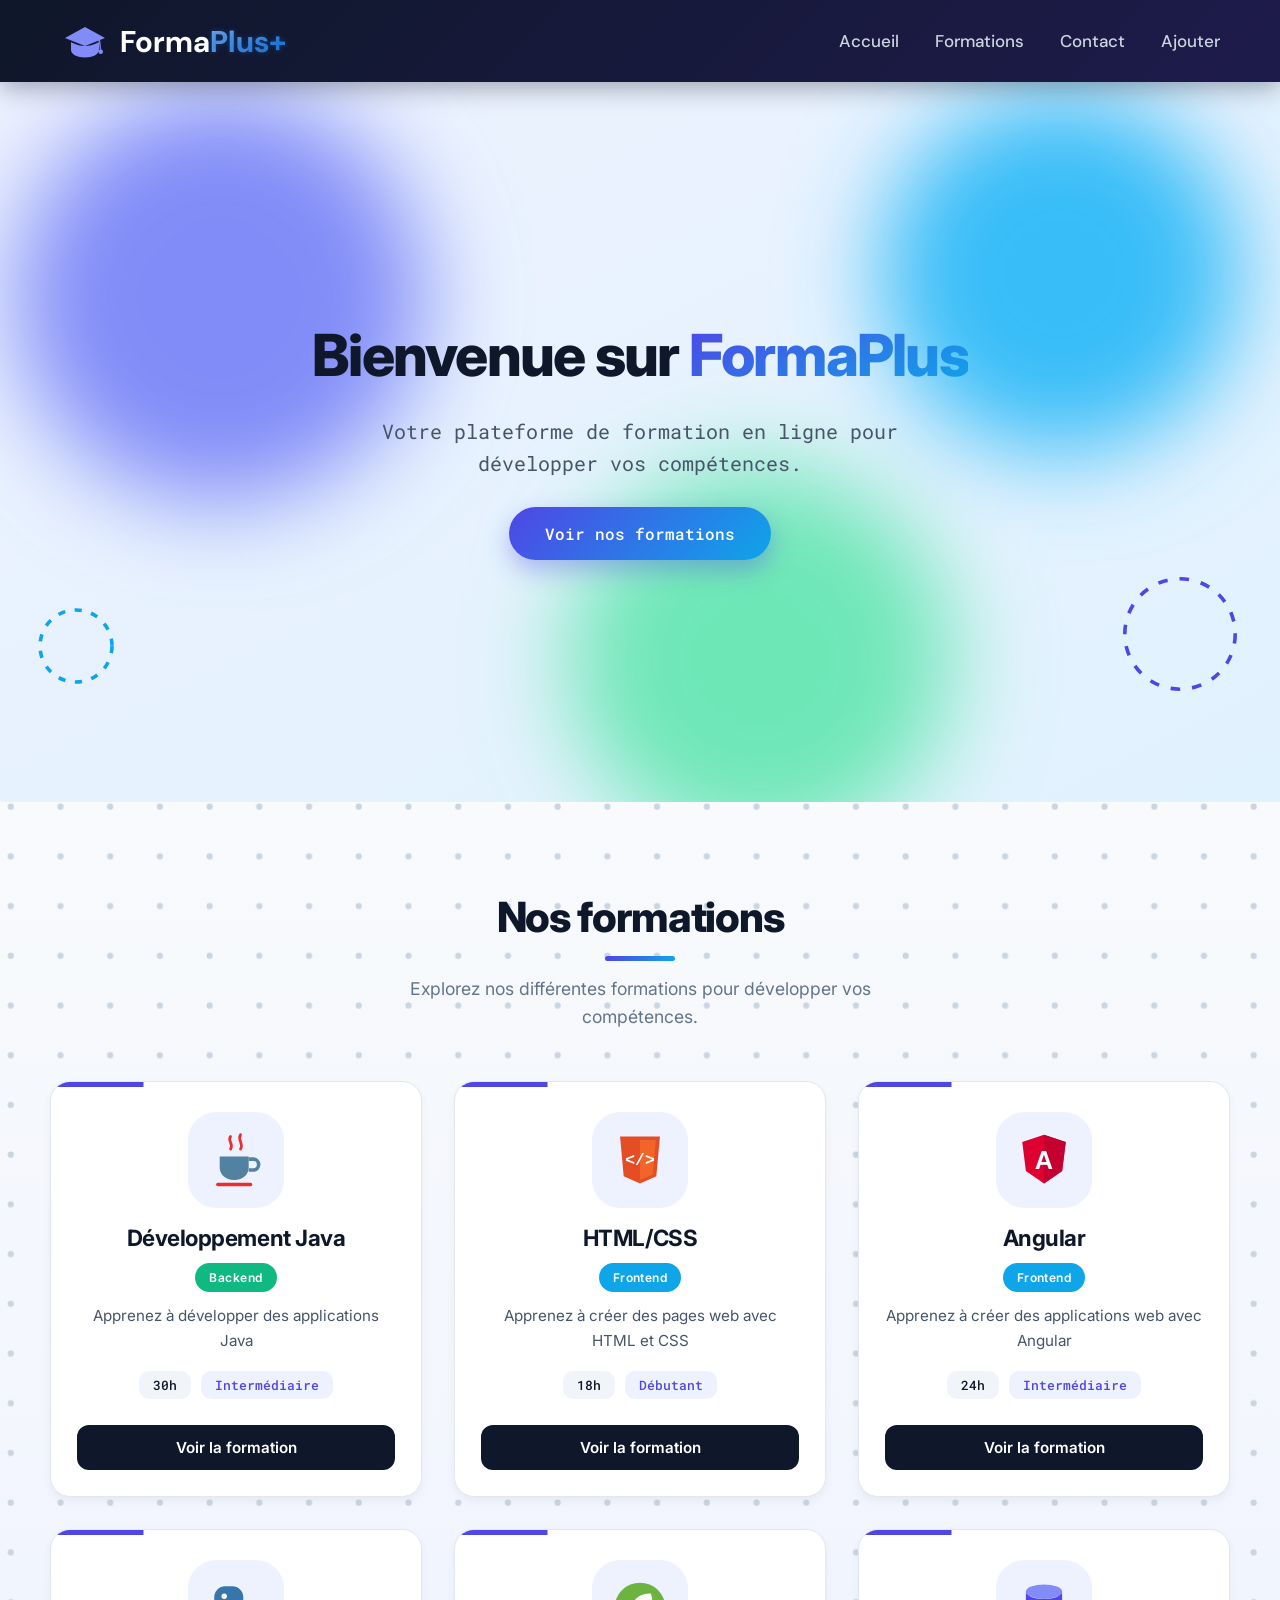
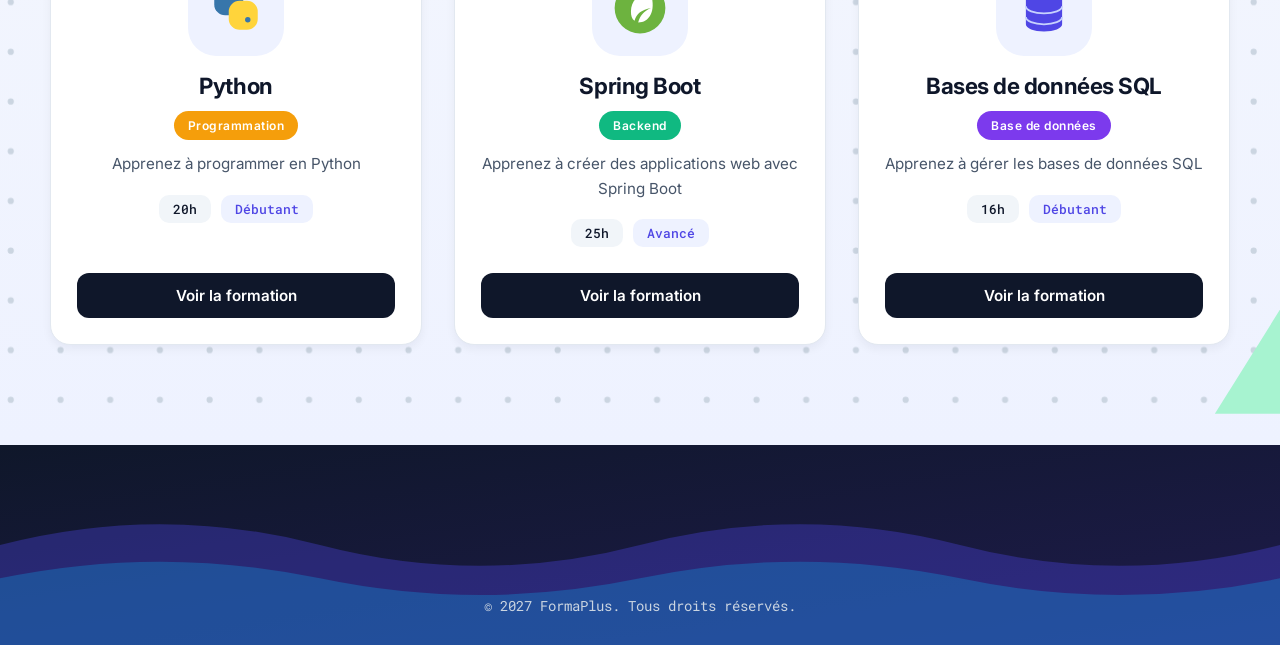
<file: index.html>
<!DOCTYPE html>
<html lang="fr">
<head>
    <meta charset="UTF-8">
    <meta name="viewport" content="width=device-width, initial-scale=1.0">
    <title>FormaPlus</title>
    <link rel="stylesheet" href="style.css">
    <link rel="preconnect" href="https://fonts.googleapis.com">
    <link rel="preconnect" href="https://fonts.gstatic.com" crossorigin>
    <link href="https://fonts.googleapis.com/css2?family=DM+Sans:wght@400;500;700&family=Inter:wght@400;500;600;700;800&family=Roboto+Mono:wght@400;500&display=swap" rel="stylesheet">
</head>
<body>
    <header>
        <div class="logo">
            <div class="logoimg">
                <svg xmlns="http://www.w3.org/2000/svg" viewBox="0 0 100 100" width="100%" height="100%">
                    <path d="M 22 52 C 22 52 35 60 50 60 C 65 60 78 52 78 52 L 78 68 C 78 77 65 83 50 83 C 35 83 22 77 22 68 Z" fill="#818CF8" />
                    <polygon points="50,22 90,44 50,60 10,44" fill="#818CF8" />
                    <path d="M 75 49 L 79 49 L 81 67" stroke="#7C7EE8" stroke-width="3" stroke-linecap="round" stroke-linejoin="round" fill="none" />
                    <circle cx="81.5" cy="71.5" r="4.5" fill="#818CF8" />
                </svg>
            </div>
            <h1>Forma<span class="titgradient">Plus<span class="plusgrad">+</span></span></h1>
        </div>
        <nav>
            <ul>
                <li><a href="index.html#accueil">Accueil</a></li>
                <li><a href="index.html#formations">Formations</a></li>
                <li><a href="index.html#contact">Contact</a></li>
                <li><a href="ajouter.html">Ajouter</a></li>
            </ul>
        </nav>
    </header>

    <main>
        <section class="accueil" id="accueil">
            <svg class="bg" viewBox="0 0 1200 600" preserveAspectRatio="xMidYMid slice" aria-hidden="true">
                <defs>
                    <linearGradient id="fondHero" x1="0" y1="0" x2="1" y2="1">
                        <stop offset="0" stop-color="#EEF2FF"/>
                        <stop offset="1" stop-color="#E0F2FE"/>
                    </linearGradient>
                    <filter id="flou" x="-50%" y="-50%" width="200%" height="200%">
                        <feGaussianBlur stdDeviation="40"/>
                    </filter>
                </defs>
                <rect width="1200" height="600" fill="url(#fondHero)"/>
                <g filter="url(#flou)">
                    <circle class="blob blob1" cx="250" cy="180" r="170" fill="#818CF8"/>
                    <circle class="blob blob2" cx="950" cy="160" r="150" fill="#38BDF8"/>
                    <circle class="blob blob3" cx="700" cy="480" r="160" fill="#6EE7B7"/>
                </g>
                <circle class="anneau" cx="1050" cy="460" r="46" fill="none" stroke="#4F46E5" stroke-width="3" stroke-dasharray="8 10"/>
                <circle class="anneau anneau2" cx="130" cy="470" r="30" fill="none" stroke="#0EA5E9" stroke-width="3" stroke-dasharray="6 8"/>
            </svg>
            <h1>Bienvenue sur <span class="formaplusgradient">FormaPlus</span></h1>
            <p>Votre plateforme de formation en ligne pour développer vos compétences.</p>
            <a href="#formations" class="btn-hero">Voir nos formations</a>
        </section>

        <section class="formations" id="formations">
            <svg class="bg" viewBox="0 0 1200 800" preserveAspectRatio="xMidYMid slice" aria-hidden="true">
                <defs>
                    <pattern id="points" width="32" height="32" patternUnits="userSpaceOnUse">
                        <circle cx="3" cy="3" r="2" fill="#CBD5E1"/>
                    </pattern>
                    <linearGradient id="fondForm" x1="0" y1="0" x2="0" y2="1">
                        <stop offset="0" stop-color="#F8FAFC"/>
                        <stop offset="1" stop-color="#EEF2FF"/>
                    </linearGradient>
                </defs>
                <rect width="1200" height="800" fill="url(#fondForm)"/>
                <rect class="grille" width="1200" height="800" fill="url(#points)"/>
                <rect class="forme forme1" x="90" y="120" width="70" height="70" rx="18" fill="#C7D2FE"/>
                <circle class="forme forme2" cx="1090" cy="260" r="40" fill="#BAE6FD"/>
                <polygon class="forme forme3" points="1020,700 1070,780 970,780" fill="#A7F3D0"/>
                <circle class="forme forme4" cx="120" cy="640" r="26" fill="none" stroke="#818CF8" stroke-width="4"/>
            </svg>
            <h2 class="maintitle">Nos formations</h2>
            <p class="intro">Explorez nos différentes formations pour développer vos compétences.</p>

            <div class="les_articles">
                <article class="article1">
                    <div class="logo_lang">
                        <div class="badge_logo">
                            <svg class="lang_svg" viewBox="0 0 64 64" aria-hidden="true">
                                <path class="vapeur" d="M26 6c-4 5 4 8 0 14M37 4c-4 6 4 9 0 16" fill="none" stroke="#EA2D2E" stroke-width="3" stroke-linecap="round"/>
                                <path d="M14 28h32v12c0 8-6 14-16 14s-16-6-16-14z" fill="#5382A1"/>
                                <path d="M46 31h5a6 6 0 0 1 0 12h-5" fill="none" stroke="#5382A1" stroke-width="4"/>
                                <path d="M12 59h36" stroke="#EA2D2E" stroke-width="4" stroke-linecap="round"/>
                            </svg>
                        </div>
                        <h2>Développement Java</h2>
                    </div>
                    <p><span class="type backend">Backend</span></p>
                    <p>Apprenez à développer des applications Java</p>
                    <div class="infos">
                        <span class="duree">30h</span>
                        <span class="niveau">Intermédiaire</span>
                    </div>
                    <a href="#formations" class="btn-formation">Voir la formation</a>
                </article>

                <article class="article2">
                    <div class="logo_lang">
                        <div class="badge_logo">
                            <svg class="lang_svg" viewBox="0 0 64 64" aria-hidden="true">
                                <path d="M10 6h44l-4 44-18 8-18-8z" fill="#E44D26"/>
                                <path d="M32 10v44l14-6 3.5-38z" fill="#F16529"/>
                                <text x="32" y="38" text-anchor="middle" font-size="18" font-weight="700" fill="#FFFFFF" font-family="monospace">&lt;/&gt;</text>
                            </svg>
                        </div>
                        <h2>HTML/CSS</h2>
                    </div>
                    <p><span class="type frontend">Frontend</span></p>
                    <p>Apprenez à créer des pages web avec HTML et CSS</p>
                    <div class="infos">
                        <span class="duree">18h</span>
                        <span class="niveau">Débutant</span>
                    </div>
                    <a href="#formations" class="btn-formation">Voir la formation</a>
                </article>

                <article class="article3">
                    <div class="logo_lang">
                        <div class="badge_logo">
                            <svg class="lang_svg" viewBox="0 0 64 64" aria-hidden="true">
                                <path d="M32 4l24 8-4 32-20 14-20-14-4-32z" fill="#DD0031"/>
                                <path d="M32 4v54l20-14 4-32z" fill="#C3002F"/>
                                <text x="32" y="42" text-anchor="middle" font-size="28" font-weight="700" fill="#FFFFFF" font-family="sans-serif">A</text>
                            </svg>
                        </div>
                        <h2>Angular</h2>
                    </div>
                    <p><span class="type frontend">Frontend</span></p>
                    <p>Apprenez à créer des applications web avec Angular</p>
                    <div class="infos">
                        <span class="duree">24h</span>
                        <span class="niveau">Intermédiaire</span>
                    </div>
                    <a href="#formations" class="btn-formation">Voir la formation</a>
                </article>

                <article class="article4">
                    <div class="logo_lang">
                        <div class="badge_logo">
                            <svg class="lang_svg" viewBox="0 0 64 64" aria-hidden="true">
                                <rect x="8" y="8" width="32" height="32" rx="12" fill="#3776AB"/>
                                <rect x="24" y="24" width="32" height="32" rx="12" fill="#FFD43B"/>
                                <circle cx="19" cy="19" r="3" fill="#FFFFFF"/>
                                <circle cx="45" cy="45" r="3" fill="#3776AB"/>
                            </svg>
                        </div>
                        <h2>Python</h2>
                    </div>
                    <p><span class="type prog">Programmation</span></p>
                    <p>Apprenez à programmer en Python</p>
                    <div class="infos">
                        <span class="duree">20h</span>
                        <span class="niveau">Débutant</span>
                    </div>
                    <a href="#formations" class="btn-formation">Voir la formation</a>
                </article>

                <article class="article5">
                    <div class="logo_lang">
                        <div class="badge_logo">
                            <svg class="lang_svg" viewBox="0 0 64 64" aria-hidden="true">
                                <circle cx="32" cy="32" r="28" fill="#6DB33F"/>
                                <path d="M44 16c-14 0-22 8-22 20 0 4 1 8 4 10 2-8 8-12 18-14-8 4-12 8-14 16 12 0 20-12 14-32z" fill="#FFFFFF"/>
                            </svg>
                        </div>
                        <h2>Spring Boot</h2>
                    </div>
                    <p><span class="type backend">Backend</span></p>
                    <p>Apprenez à créer des applications web avec Spring Boot</p>
                    <div class="infos">
                        <span class="duree">25h</span>
                        <span class="niveau">Avancé</span>
                    </div>
                    <a href="#formations" class="btn-formation">Voir la formation</a>
                </article>

                <article class="article6">
                    <div class="logo_lang">
                        <div class="badge_logo">
                            <svg class="lang_svg" viewBox="0 0 64 64" aria-hidden="true">
                                <ellipse cx="32" cy="14" rx="20" ry="8" fill="#818CF8"/>
                                <path d="M12 14v36c0 4.5 9 8 20 8s20-3.5 20-8V14c0 4.5-9 8-20 8s-20-3.5-20-8z" fill="#4F46E5"/>
                                <path d="M12 30c0 4.5 9 8 20 8s20-3.5 20-8M12 42c0 4.5 9 8 20 8s20-3.5 20-8" fill="none" stroke="#C7D2FE" stroke-width="2"/>
                            </svg>
                        </div>
                        <h2>Bases de données SQL</h2>
                    </div>
                    <p><span class="type bdd">Base de données</span></p>
                    <p>Apprenez à gérer les bases de données SQL</p>
                    <div class="infos">
                        <span class="duree">16h</span>
                        <span class="niveau">Débutant</span>
                    </div>
                    <a href="#formations" class="btn-formation">Voir la formation</a>
                </article>
            </div>
        </section>
    </main>

    <footer id="contact">
        <svg class="bg" viewBox="0 0 1200 240" preserveAspectRatio="none" aria-hidden="true">
            <defs>
                <linearGradient id="fondPied" x1="0" y1="0" x2="1" y2="1">
                    <stop offset="0" stop-color="#0F172A"/>
                    <stop offset="1" stop-color="#1E1B4B"/>
                </linearGradient>
            </defs>
            <rect width="1200" height="240" fill="url(#fondPied)"/>
            <path class="vague vague1" d="M0 120 Q150 70 300 120 T600 120 T900 120 T1200 120 T1500 120 T1800 120 T2100 120 T2400 120 V240 H0 Z" fill="#4F46E5" opacity="0.35"/>
            <path class="vague vague2" d="M0 160 Q150 120 300 160 T600 160 T900 160 T1200 160 T1500 160 T1800 160 T2100 160 T2400 160 V240 H0 Z" fill="#0EA5E9" opacity="0.3"/>
        </svg>
        <p>&copy; 2027 FormaPlus. Tous droits réservés.</p>
    </footer>
</body>
</html>
</file>
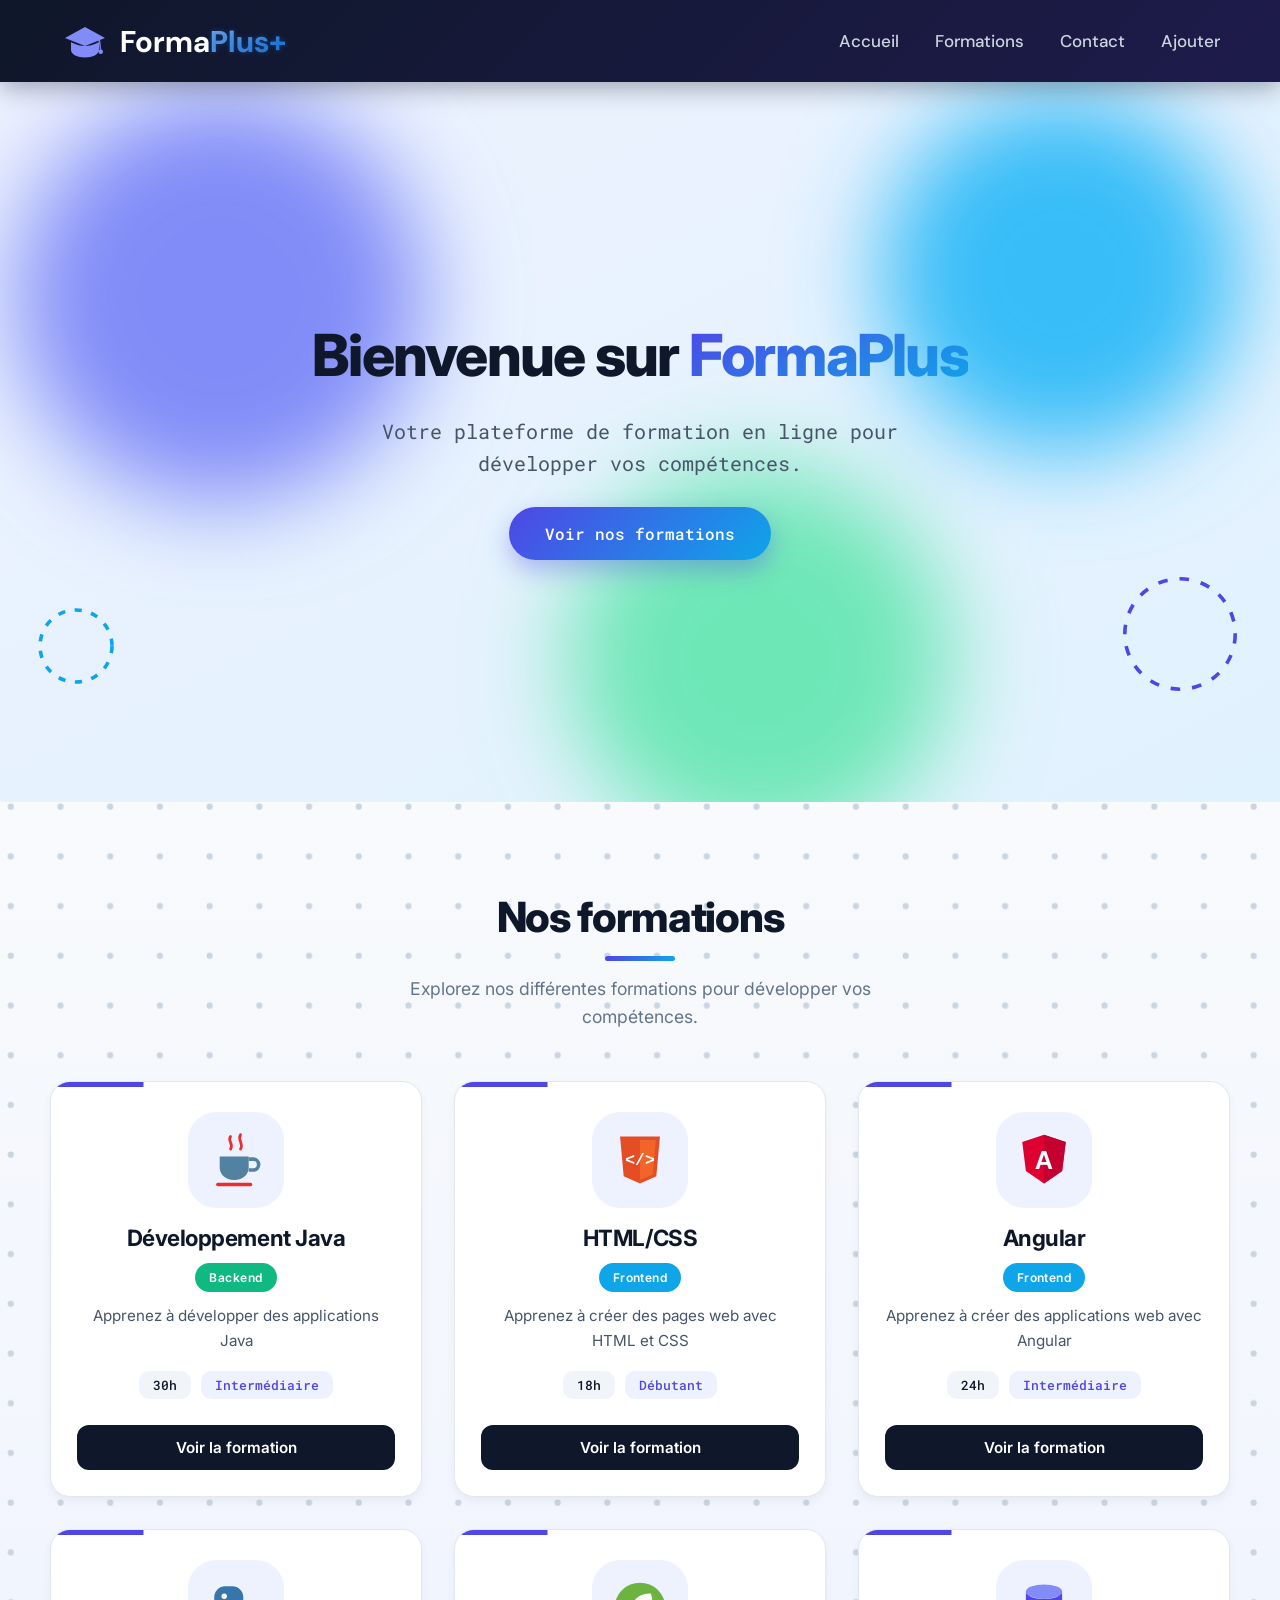
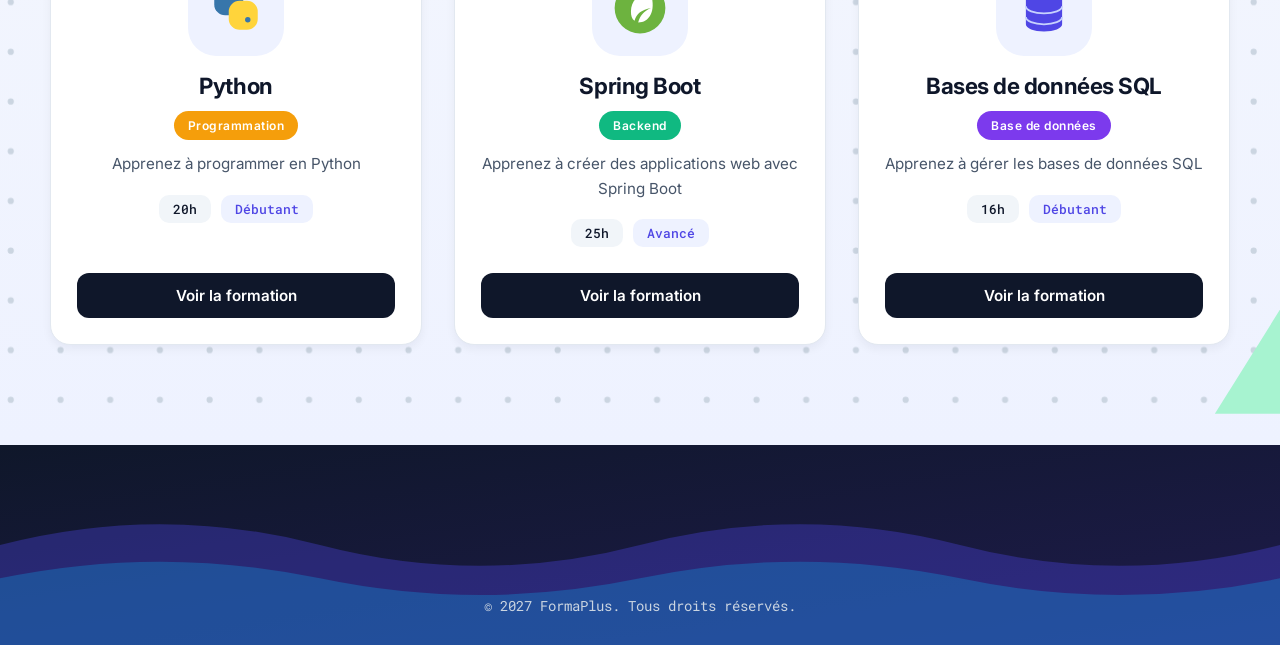
<file: ex1/index.html>
<!DOCTYPE html>
<html lang="fr">
<head>
    <meta charset="UTF-8">
    <meta name="viewport" content="width=device-width, initial-scale=1.0">
    <title>FormaPlus</title>
    <link rel="stylesheet" href="style.css">
    <link rel="preconnect" href="https://fonts.googleapis.com">
    <link rel="preconnect" href="https://fonts.gstatic.com" crossorigin>
    <link href="https://fonts.googleapis.com/css2?family=DM+Sans:wght@400;500;700&family=Inter:wght@400;500;600;700;800&family=Roboto+Mono:wght@400;500&display=swap" rel="stylesheet">
</head>
<body>
    <header>
        <div class="logo">
            <div class="logoimg">
                <svg xmlns="http://www.w3.org/2000/svg" viewBox="0 0 100 100" width="100%" height="100%">
                    <path d="M 22 52 C 22 52 35 60 50 60 C 65 60 78 52 78 52 L 78 68 C 78 77 65 83 50 83 C 35 83 22 77 22 68 Z" fill="#818CF8" />
                    <polygon points="50,22 90,44 50,60 10,44" fill="#818CF8" />
                    <path d="M 75 49 L 79 49 L 81 67" stroke="#7C7EE8" stroke-width="3" stroke-linecap="round" stroke-linejoin="round" fill="none" />
                    <circle cx="81.5" cy="71.5" r="4.5" fill="#818CF8" />
                </svg>
            </div>
            <h1>Forma<span class="titgradient">Plus<span class="plusgrad">+</span></span></h1>
        </div>
        <nav>
            <ul>
                <li><a href="../ex1/index.html#accueil">Accueil</a></li>
                <li><a href="../ex1/index.html#formations">Formations</a></li>
                <li><a href="../ex1/index.html#contact">Contact</a></li>
                <li><a href="../ex2/ajouter.html">Ajouter</a></li>
            </ul>
        </nav>
    </header>

    <main>
        <section class="accueil" id="accueil">
            <svg class="bg" viewBox="0 0 1200 600" preserveAspectRatio="xMidYMid slice" aria-hidden="true">
                <defs>
                    <linearGradient id="fondHero" x1="0" y1="0" x2="1" y2="1">
                        <stop offset="0" stop-color="#EEF2FF"/>
                        <stop offset="1" stop-color="#E0F2FE"/>
                    </linearGradient>
                    <filter id="flou" x="-50%" y="-50%" width="200%" height="200%">
                        <feGaussianBlur stdDeviation="40"/>
                    </filter>
                </defs>
                <rect width="1200" height="600" fill="url(#fondHero)"/>
                <g filter="url(#flou)">
                    <circle class="blob blob1" cx="250" cy="180" r="170" fill="#818CF8"/>
                    <circle class="blob blob2" cx="950" cy="160" r="150" fill="#38BDF8"/>
                    <circle class="blob blob3" cx="700" cy="480" r="160" fill="#6EE7B7"/>
                </g>
                <circle class="anneau" cx="1050" cy="460" r="46" fill="none" stroke="#4F46E5" stroke-width="3" stroke-dasharray="8 10"/>
                <circle class="anneau anneau2" cx="130" cy="470" r="30" fill="none" stroke="#0EA5E9" stroke-width="3" stroke-dasharray="6 8"/>
            </svg>
            <h1>Bienvenue sur <span class="formaplusgradient">FormaPlus</span></h1>
            <p>Votre plateforme de formation en ligne pour développer vos compétences.</p>
            <a href="#formations" class="btn-hero">Voir nos formations</a>
        </section>

        <section class="formations" id="formations">
            <svg class="bg" viewBox="0 0 1200 800" preserveAspectRatio="xMidYMid slice" aria-hidden="true">
                <defs>
                    <pattern id="points" width="32" height="32" patternUnits="userSpaceOnUse">
                        <circle cx="3" cy="3" r="2" fill="#CBD5E1"/>
                    </pattern>
                    <linearGradient id="fondForm" x1="0" y1="0" x2="0" y2="1">
                        <stop offset="0" stop-color="#F8FAFC"/>
                        <stop offset="1" stop-color="#EEF2FF"/>
                    </linearGradient>
                </defs>
                <rect width="1200" height="800" fill="url(#fondForm)"/>
                <rect class="grille" width="1200" height="800" fill="url(#points)"/>
                <rect class="forme forme1" x="90" y="120" width="70" height="70" rx="18" fill="#C7D2FE"/>
                <circle class="forme forme2" cx="1090" cy="260" r="40" fill="#BAE6FD"/>
                <polygon class="forme forme3" points="1020,700 1070,780 970,780" fill="#A7F3D0"/>
                <circle class="forme forme4" cx="120" cy="640" r="26" fill="none" stroke="#818CF8" stroke-width="4"/>
            </svg>
            <h2 class="maintitle">Nos formations</h2>
            <p class="intro">Explorez nos différentes formations pour développer vos compétences.</p>

            <div class="les_articles">
                <article class="article1">
                    <div class="logo_lang">
                        <div class="badge_logo">
                            <svg class="lang_svg" viewBox="0 0 64 64" aria-hidden="true">
                                <path class="vapeur" d="M26 6c-4 5 4 8 0 14M37 4c-4 6 4 9 0 16" fill="none" stroke="#EA2D2E" stroke-width="3" stroke-linecap="round"/>
                                <path d="M14 28h32v12c0 8-6 14-16 14s-16-6-16-14z" fill="#5382A1"/>
                                <path d="M46 31h5a6 6 0 0 1 0 12h-5" fill="none" stroke="#5382A1" stroke-width="4"/>
                                <path d="M12 59h36" stroke="#EA2D2E" stroke-width="4" stroke-linecap="round"/>
                            </svg>
                        </div>
                        <h2>Développement Java</h2>
                    </div>
                    <p><span class="type backend">Backend</span></p>
                    <p>Apprenez à développer des applications Java</p>
                    <div class="infos">
                        <span class="duree">30h</span>
                        <span class="niveau">Intermédiaire</span>
                    </div>
                    <a href="#formations" class="btn-formation">Voir la formation</a>
                </article>

                <article class="article2">
                    <div class="logo_lang">
                        <div class="badge_logo">
                            <svg class="lang_svg" viewBox="0 0 64 64" aria-hidden="true">
                                <path d="M10 6h44l-4 44-18 8-18-8z" fill="#E44D26"/>
                                <path d="M32 10v44l14-6 3.5-38z" fill="#F16529"/>
                                <text x="32" y="38" text-anchor="middle" font-size="18" font-weight="700" fill="#FFFFFF" font-family="monospace">&lt;/&gt;</text>
                            </svg>
                        </div>
                        <h2>HTML/CSS</h2>
                    </div>
                    <p><span class="type frontend">Frontend</span></p>
                    <p>Apprenez à créer des pages web avec HTML et CSS</p>
                    <div class="infos">
                        <span class="duree">18h</span>
                        <span class="niveau">Débutant</span>
                    </div>
                    <a href="#formations" class="btn-formation">Voir la formation</a>
                </article>

                <article class="article3">
                    <div class="logo_lang">
                        <div class="badge_logo">
                            <svg class="lang_svg" viewBox="0 0 64 64" aria-hidden="true">
                                <path d="M32 4l24 8-4 32-20 14-20-14-4-32z" fill="#DD0031"/>
                                <path d="M32 4v54l20-14 4-32z" fill="#C3002F"/>
                                <text x="32" y="42" text-anchor="middle" font-size="28" font-weight="700" fill="#FFFFFF" font-family="sans-serif">A</text>
                            </svg>
                        </div>
                        <h2>Angular</h2>
                    </div>
                    <p><span class="type frontend">Frontend</span></p>
                    <p>Apprenez à créer des applications web avec Angular</p>
                    <div class="infos">
                        <span class="duree">24h</span>
                        <span class="niveau">Intermédiaire</span>
                    </div>
                    <a href="#formations" class="btn-formation">Voir la formation</a>
                </article>

                <article class="article4">
                    <div class="logo_lang">
                        <div class="badge_logo">
                            <svg class="lang_svg" viewBox="0 0 64 64" aria-hidden="true">
                                <rect x="8" y="8" width="32" height="32" rx="12" fill="#3776AB"/>
                                <rect x="24" y="24" width="32" height="32" rx="12" fill="#FFD43B"/>
                                <circle cx="19" cy="19" r="3" fill="#FFFFFF"/>
                                <circle cx="45" cy="45" r="3" fill="#3776AB"/>
                            </svg>
                        </div>
                        <h2>Python</h2>
                    </div>
                    <p><span class="type prog">Programmation</span></p>
                    <p>Apprenez à programmer en Python</p>
                    <div class="infos">
                        <span class="duree">20h</span>
                        <span class="niveau">Débutant</span>
                    </div>
                    <a href="#formations" class="btn-formation">Voir la formation</a>
                </article>

                <article class="article5">
                    <div class="logo_lang">
                        <div class="badge_logo">
                            <svg class="lang_svg" viewBox="0 0 64 64" aria-hidden="true">
                                <circle cx="32" cy="32" r="28" fill="#6DB33F"/>
                                <path d="M44 16c-14 0-22 8-22 20 0 4 1 8 4 10 2-8 8-12 18-14-8 4-12 8-14 16 12 0 20-12 14-32z" fill="#FFFFFF"/>
                            </svg>
                        </div>
                        <h2>Spring Boot</h2>
                    </div>
                    <p><span class="type backend">Backend</span></p>
                    <p>Apprenez à créer des applications web avec Spring Boot</p>
                    <div class="infos">
                        <span class="duree">25h</span>
                        <span class="niveau">Avancé</span>
                    </div>
                    <a href="#formations" class="btn-formation">Voir la formation</a>
                </article>

                <article class="article6">
                    <div class="logo_lang">
                        <div class="badge_logo">
                            <svg class="lang_svg" viewBox="0 0 64 64" aria-hidden="true">
                                <ellipse cx="32" cy="14" rx="20" ry="8" fill="#818CF8"/>
                                <path d="M12 14v36c0 4.5 9 8 20 8s20-3.5 20-8V14c0 4.5-9 8-20 8s-20-3.5-20-8z" fill="#4F46E5"/>
                                <path d="M12 30c0 4.5 9 8 20 8s20-3.5 20-8M12 42c0 4.5 9 8 20 8s20-3.5 20-8" fill="none" stroke="#C7D2FE" stroke-width="2"/>
                            </svg>
                        </div>
                        <h2>Bases de données SQL</h2>
                    </div>
                    <p><span class="type bdd">Base de données</span></p>
                    <p>Apprenez à gérer les bases de données SQL</p>
                    <div class="infos">
                        <span class="duree">16h</span>
                        <span class="niveau">Débutant</span>
                    </div>
                    <a href="#formations" class="btn-formation">Voir la formation</a>
                </article>
            </div>
        </section>
    </main>

    <footer id="contact">
        <svg class="bg" viewBox="0 0 1200 240" preserveAspectRatio="none" aria-hidden="true">
            <defs>
                <linearGradient id="fondPied" x1="0" y1="0" x2="1" y2="1">
                    <stop offset="0" stop-color="#0F172A"/>
                    <stop offset="1" stop-color="#1E1B4B"/>
                </linearGradient>
            </defs>
            <rect width="1200" height="240" fill="url(#fondPied)"/>
            <path class="vague vague1" d="M0 120 Q150 70 300 120 T600 120 T900 120 T1200 120 T1500 120 T1800 120 T2100 120 T2400 120 V240 H0 Z" fill="#4F46E5" opacity="0.35"/>
            <path class="vague vague2" d="M0 160 Q150 120 300 160 T600 160 T900 160 T1200 160 T1500 160 T1800 160 T2100 160 T2400 160 V240 H0 Z" fill="#0EA5E9" opacity="0.3"/>
        </svg>
        <p>&copy; 2027 FormaPlus. Tous droits réservés.</p>
    </footer>
</body>
</html>
</file>
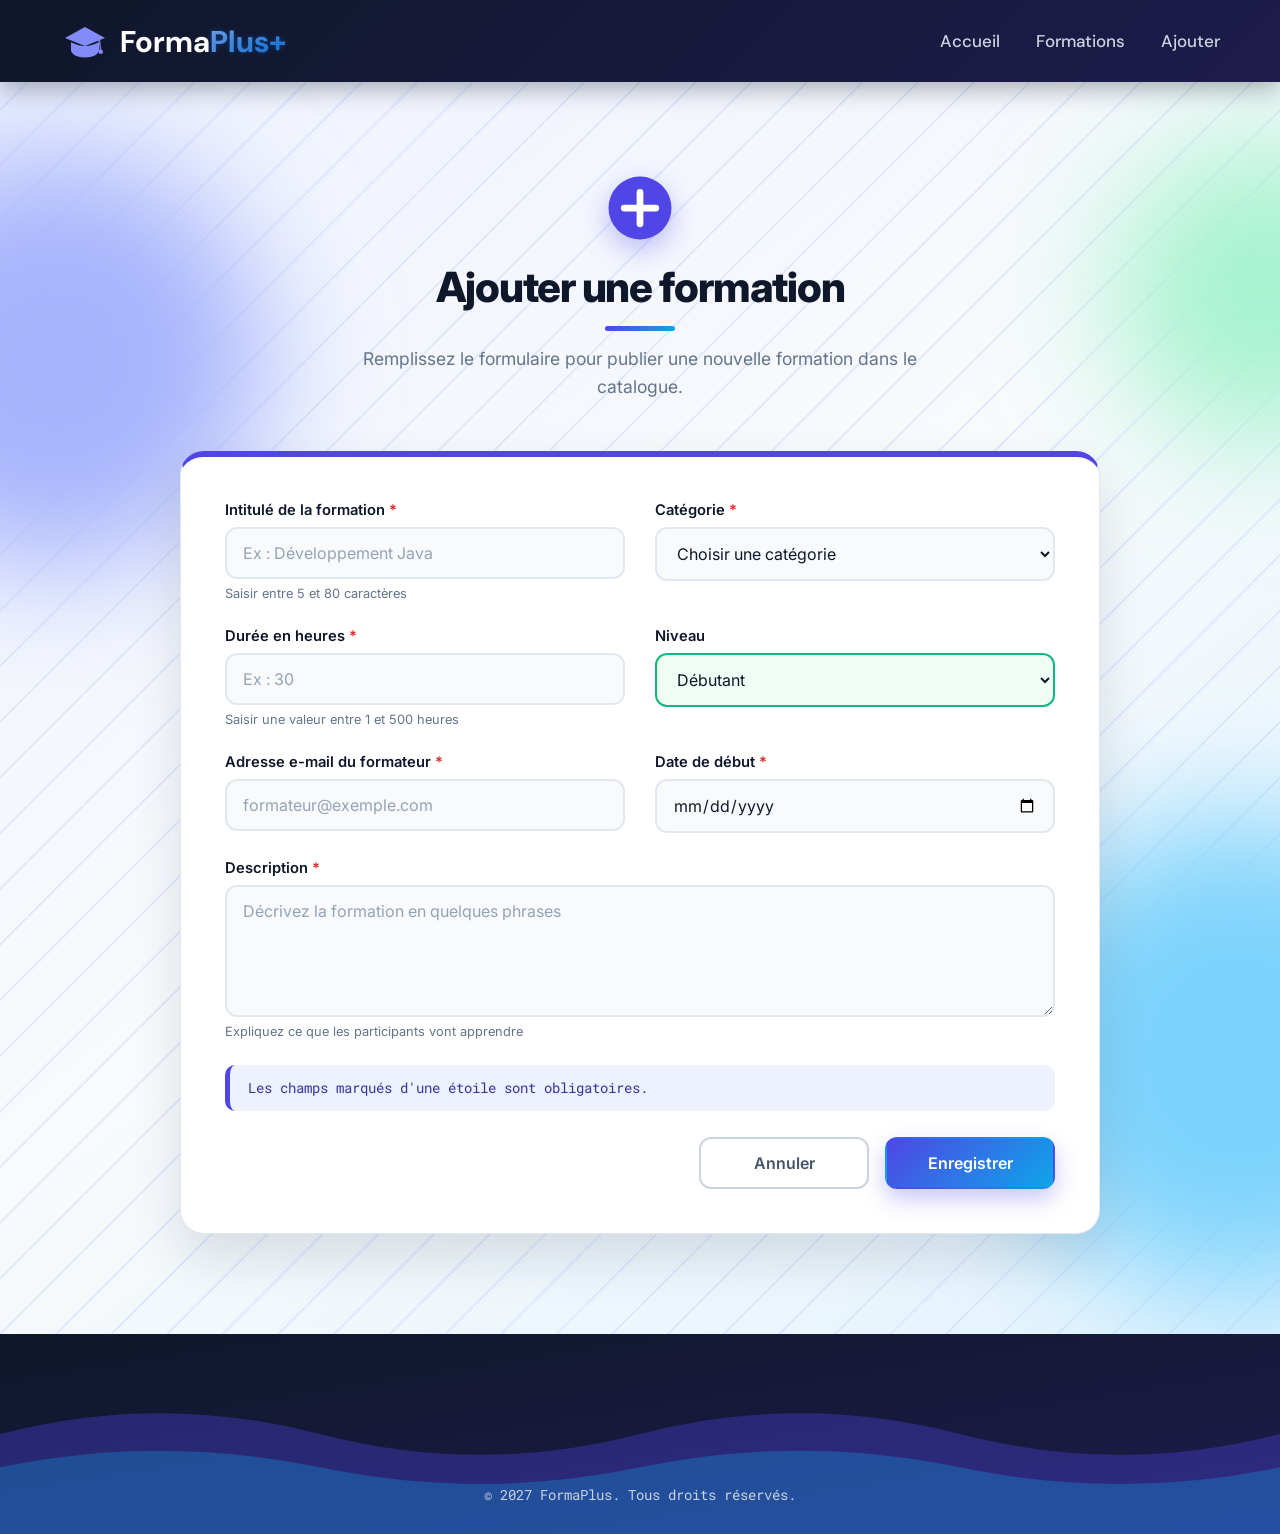
<file: ajouter.html>
<!DOCTYPE html>
<html lang="fr">
<head>
    <meta charset="UTF-8">
    <meta name="viewport" content="width=device-width, initial-scale=1.0">
    <title>Ajouter une formation - FormaPlus</title>
    <link rel="stylesheet" href="style.css">
   <link rel="stylesheet" href="formulaire.css">
    <link rel="preconnect" href="https://fonts.googleapis.com">
    <link rel="preconnect" href="https://fonts.gstatic.com" crossorigin>
    <link href="https://fonts.googleapis.com/css2?family=DM+Sans:wght@400;500;700&family=Inter:wght@400;500;600;700;800&family=Roboto+Mono:wght@400;500&display=swap" rel="stylesheet">
</head>
<body>
    <header>
        <div class="logo">
            <div class="logoimg">
                <svg xmlns="http://www.w3.org/2000/svg" viewBox="0 0 100 100" width="100%" height="100%">
                    <path d="M 22 52 C 22 52 35 60 50 60 C 65 60 78 52 78 52 L 78 68 C 78 77 65 83 50 83 C 35 83 22 77 22 68 Z" fill="#818CF8" />
                    <polygon points="50,22 90,44 50,60 10,44" fill="#818CF8" />
                    <path d="M 75 49 L 79 49 L 81 67" stroke="#7C7EE8" stroke-width="3" stroke-linecap="round" stroke-linejoin="round" fill="none" />
                    <circle cx="81.5" cy="71.5" r="4.5" fill="#818CF8" />
                </svg>
            </div>
            <h1>Forma<span class="titgradient">Plus<span class="plusgrad">+</span></span></h1>
        </div>
        <nav>
            <ul>
               <li><a href="index.html#accueil">Accueil</a></li>
                <li><a href="index.html#formations">Formations</a></li>
                <li><a href="ajouter.html">Ajouter</a></li>
            </ul>
        </nav>
    </header>

    <main>
        <section class="formations ajout" id="ajout">
            <svg class="bg" viewBox="0 0 1200 900" preserveAspectRatio="xMidYMid slice" aria-hidden="true">
                <defs>
                    <linearGradient id="fondAjout" x1="0" y1="0" x2="1" y2="1">
                        <stop offset="0" stop-color="#EEF2FF"/>
                        <stop offset="0.5" stop-color="#F8FAFC"/>
                        <stop offset="1" stop-color="#E0F2FE"/>
                    </linearGradient>
                    <pattern id="lignes" width="40" height="40" patternUnits="userSpaceOnUse">
                        <path d="M0 40L40 0" stroke="#C7D2FE" stroke-width="1"/>
                    </pattern>
                    <filter id="flou2" x="-50%" y="-50%" width="200%" height="200%">
                        <feGaussianBlur stdDeviation="45"/>
                    </filter>
                </defs>
                <rect width="1200" height="900" fill="url(#fondAjout)"/>
                <rect width="1200" height="900" fill="url(#lignes)" opacity="0.6"/>
                <g filter="url(#flou2)">
                    <circle class="blob blob1" cx="180" cy="200" r="150" fill="#A5B4FC"/>
                    <circle class="blob blob2" cx="1030" cy="700" r="170" fill="#7DD3FC"/>
                    <circle class="blob blob3" cx="1050" cy="150" r="110" fill="#A7F3D0"/>
                </g>
                <rect class="forme forme1" x="70" y="700" width="60" height="60" rx="16" fill="none" stroke="#818CF8" stroke-width="4"/>
                <circle class="forme forme4" cx="1100" cy="440" r="24" fill="none" stroke="#0EA5E9" stroke-width="4"/>
            </svg>

            <div class="badge_titre">
                <svg viewBox="0 0 64 64" aria-hidden="true">
                    <circle cx="32" cy="32" r="28" fill="#4F46E5"/>
                    <path d="M32 18v28M18 32h28" stroke="#FFFFFF" stroke-width="6" stroke-linecap="round"/>
                </svg>
            </div>
            <h2 class="maintitle">Ajouter une formation</h2>
            <p class="intro">Remplissez le formulaire pour publier une nouvelle formation dans le catalogue.</p>

            <form class="formulaire" action="#" method="post">
                <div class="champ">
                    <label for="intitule">Intitulé de la formation <span class="etoile">*</span></label>
                    <input type="text" id="intitule" name="intitule" placeholder="Ex : Développement Java" required minlength="5" maxlength="80" aria-describedby="aide-intitule">
                    <small class="aide" id="aide-intitule">Saisir entre 5 et 80 caractères</small>
                    <span class="erreur">L'intitulé doit contenir entre 5 et 80 caractères</span>
                </div>

                <div class="champ">
                    <label for="categorie">Catégorie <span class="etoile">*</span></label>
                    <select id="categorie" name="categorie" required>
                        <option value="" selected disabled>Choisir une catégorie</option>
                        <option value="backend">Backend</option>
                        <option value="frontend">Frontend</option>
                        <option value="programmation">Programmation</option>
                        <option value="data">Data</option>
                    </select>
                    <span class="erreur">Veuillez choisir une catégorie</span>
                </div>

                <div class="champ">
                    <label for="duree">Durée en heures <span class="etoile">*</span></label>
                    <input type="number" id="duree" name="duree" placeholder="Ex : 30" required min="1" max="500" aria-describedby="aide-duree">
                    <small class="aide" id="aide-duree">Saisir une valeur entre 1 et 500 heures</small>
                    <span class="erreur">La durée doit être comprise entre 1 et 500 heures</span>
                </div>

                <div class="champ">
                    <label for="niveau">Niveau</label>
                    <select id="niveau" name="niveau">
                        <option value="debutant">Débutant</option>
                        <option value="intermediaire">Intermédiaire</option>
                        <option value="avance">Avancé</option>
                    </select>
                </div>

                <div class="champ">
                    <label for="email">Adresse e-mail du formateur <span class="etoile">*</span></label>
                    <input type="email" id="email" name="email" placeholder="formateur@exemple.com" required>
                    <span class="erreur">Veuillez saisir une adresse e-mail valide</span>
                </div>

                <div class="champ">
                    <label for="date">Date de début <span class="etoile">*</span></label>
                    <input type="date" id="date" name="date" required>
                    <span class="erreur">Veuillez choisir une date de début</span>
                </div>

                <div class="champ pleine">
                    <label for="description">Description <span class="etoile">*</span></label>
                    <textarea id="description" name="description" rows="5" placeholder="Décrivez la formation en quelques phrases" required aria-describedby="aide-description"></textarea>
                    <small class="aide" id="aide-description">Expliquez ce que les participants vont apprendre</small>
                    <span class="erreur">Veuillez saisir une description</span>
                </div>

                <div class="zone_message pleine">
                    <p class="msg_attente">Les champs marqués d'une étoile sont obligatoires.</p>
                    <p class="msg_ok">Tout est correct, vous pouvez enregistrer la formation.</p>
                </div>

                <div class="actions pleine">
                    <button type="reset" class="btn_annuler">Annuler</button>
                    <button type="submit" class="btn_enregistrer">Enregistrer</button>
                </div>
            </form>
        </section>
    </main>

    <footer id="contact">
        <svg class="bg" viewBox="0 0 1200 240" preserveAspectRatio="none" aria-hidden="true">
            <defs>
                <linearGradient id="fondPied" x1="0" y1="0" x2="1" y2="1">
                    <stop offset="0" stop-color="#0F172A"/>
                    <stop offset="1" stop-color="#1E1B4B"/>
                </linearGradient>
            </defs>
            <rect width="1200" height="240" fill="url(#fondPied)"/>
            <path class="vague vague1" d="M0 120 Q150 70 300 120 T600 120 T900 120 T1200 120 T1500 120 T1800 120 T2100 120 T2400 120 V240 H0 Z" fill="#4F46E5" opacity="0.35"/>
            <path class="vague vague2" d="M0 160 Q150 120 300 160 T600 160 T900 160 T1200 160 T1500 160 T1800 160 T2100 160 T2400 160 V240 H0 Z" fill="#0EA5E9" opacity="0.3"/>
        </svg>
        <p>&copy; 2027 FormaPlus. Tous droits réservés.</p>
    </footer>
</body>
</html>
</file>
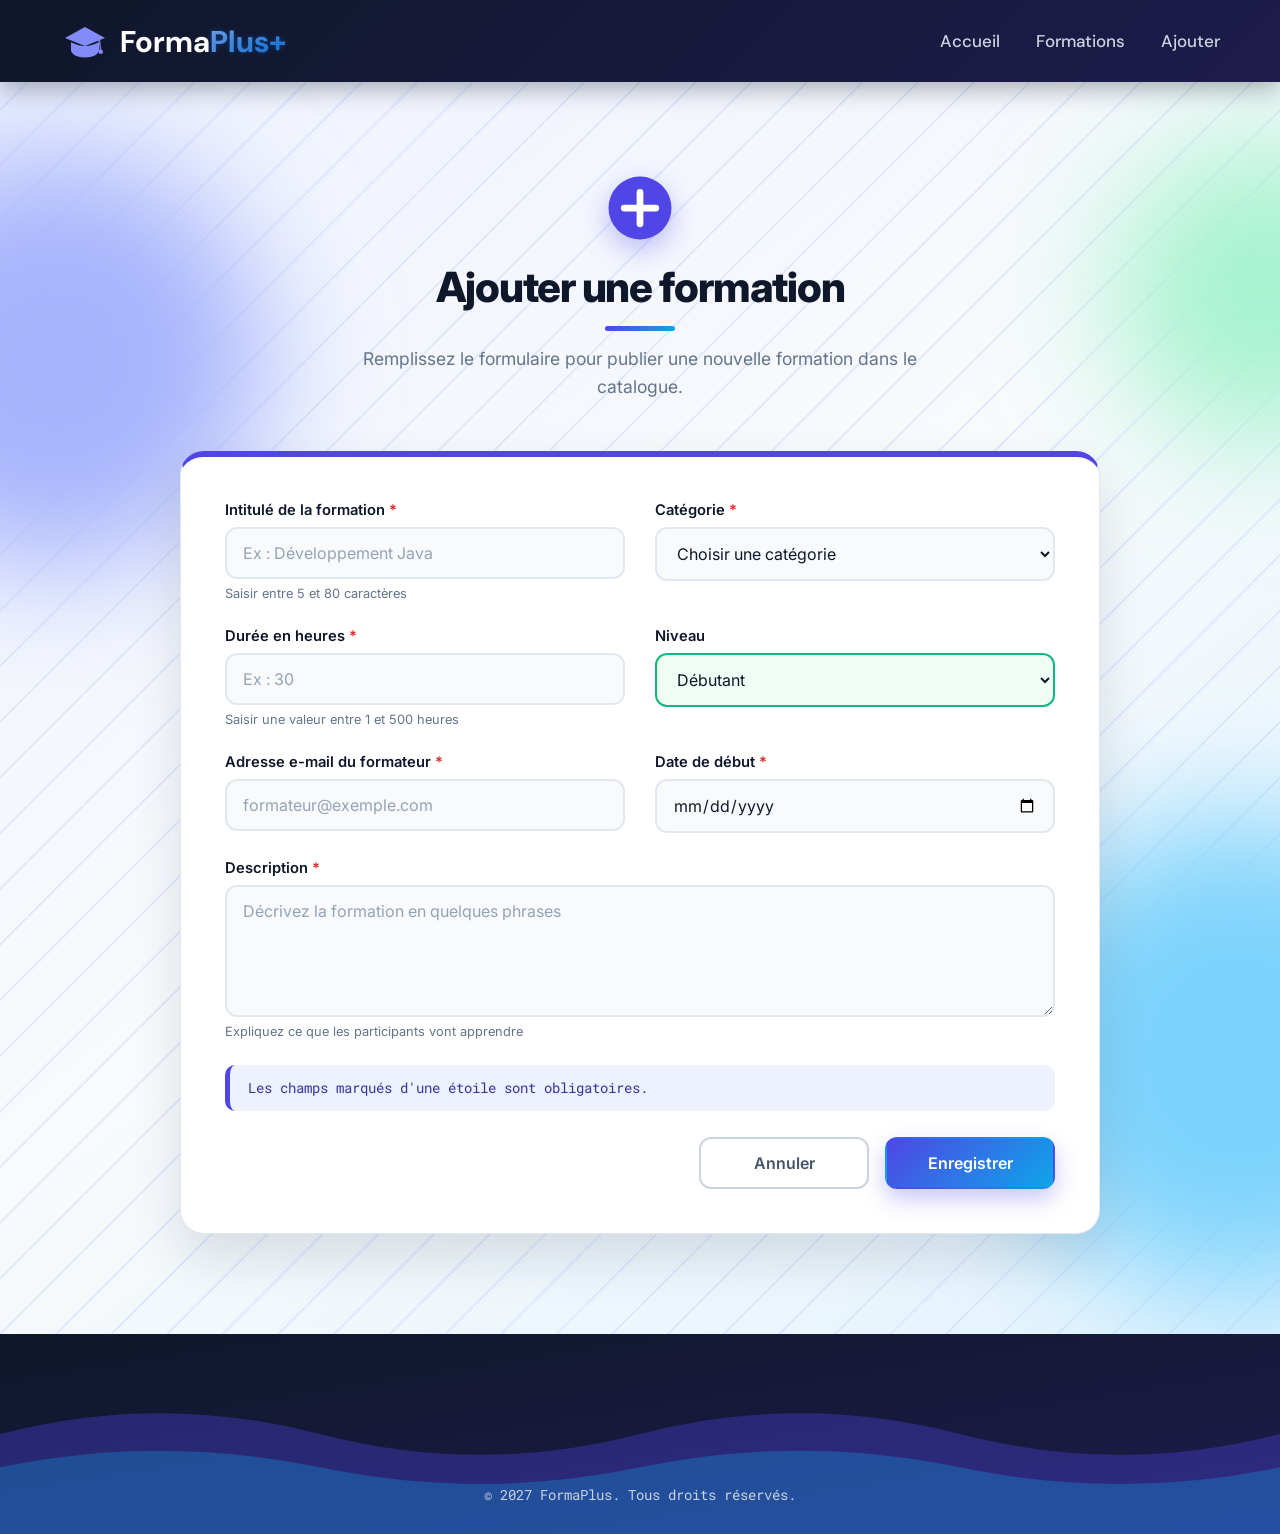
<file: ex2/ajouter.html>
<!DOCTYPE html>
<html lang="fr">
<head>
    <meta charset="UTF-8">
    <meta name="viewport" content="width=device-width, initial-scale=1.0">
    <title>Ajouter une formation - FormaPlus</title>
    <link rel="stylesheet" href="../ex1/style.css">
   <link rel="stylesheet" href="formulaire.css">
    <link rel="preconnect" href="https://fonts.googleapis.com">
    <link rel="preconnect" href="https://fonts.gstatic.com" crossorigin>
    <link href="https://fonts.googleapis.com/css2?family=DM+Sans:wght@400;500;700&family=Inter:wght@400;500;600;700;800&family=Roboto+Mono:wght@400;500&display=swap" rel="stylesheet">
</head>
<body>
    <header>
        <div class="logo">
            <div class="logoimg">
                <svg xmlns="http://www.w3.org/2000/svg" viewBox="0 0 100 100" width="100%" height="100%">
                    <path d="M 22 52 C 22 52 35 60 50 60 C 65 60 78 52 78 52 L 78 68 C 78 77 65 83 50 83 C 35 83 22 77 22 68 Z" fill="#818CF8" />
                    <polygon points="50,22 90,44 50,60 10,44" fill="#818CF8" />
                    <path d="M 75 49 L 79 49 L 81 67" stroke="#7C7EE8" stroke-width="3" stroke-linecap="round" stroke-linejoin="round" fill="none" />
                    <circle cx="81.5" cy="71.5" r="4.5" fill="#818CF8" />
                </svg>
            </div>
            <h1>Forma<span class="titgradient">Plus<span class="plusgrad">+</span></span></h1>
        </div>
        <nav>
            <ul>
               <li><a href="../ex1/index.html#accueil">Accueil</a></li>
                <li><a href="../ex1/index.html#formations">Formations</a></li>
                <li><a href="../ex2/ajouter.html">Ajouter</a></li>
            </ul>
        </nav>
    </header>

    <main>
        <section class="formations ajout" id="ajout">
            <svg class="bg" viewBox="0 0 1200 900" preserveAspectRatio="xMidYMid slice" aria-hidden="true">
                <defs>
                    <linearGradient id="fondAjout" x1="0" y1="0" x2="1" y2="1">
                        <stop offset="0" stop-color="#EEF2FF"/>
                        <stop offset="0.5" stop-color="#F8FAFC"/>
                        <stop offset="1" stop-color="#E0F2FE"/>
                    </linearGradient>
                    <pattern id="lignes" width="40" height="40" patternUnits="userSpaceOnUse">
                        <path d="M0 40L40 0" stroke="#C7D2FE" stroke-width="1"/>
                    </pattern>
                    <filter id="flou2" x="-50%" y="-50%" width="200%" height="200%">
                        <feGaussianBlur stdDeviation="45"/>
                    </filter>
                </defs>
                <rect width="1200" height="900" fill="url(#fondAjout)"/>
                <rect width="1200" height="900" fill="url(#lignes)" opacity="0.6"/>
                <g filter="url(#flou2)">
                    <circle class="blob blob1" cx="180" cy="200" r="150" fill="#A5B4FC"/>
                    <circle class="blob blob2" cx="1030" cy="700" r="170" fill="#7DD3FC"/>
                    <circle class="blob blob3" cx="1050" cy="150" r="110" fill="#A7F3D0"/>
                </g>
                <rect class="forme forme1" x="70" y="700" width="60" height="60" rx="16" fill="none" stroke="#818CF8" stroke-width="4"/>
                <circle class="forme forme4" cx="1100" cy="440" r="24" fill="none" stroke="#0EA5E9" stroke-width="4"/>
            </svg>

            <div class="badge_titre">
                <svg viewBox="0 0 64 64" aria-hidden="true">
                    <circle cx="32" cy="32" r="28" fill="#4F46E5"/>
                    <path d="M32 18v28M18 32h28" stroke="#FFFFFF" stroke-width="6" stroke-linecap="round"/>
                </svg>
            </div>
            <h2 class="maintitle">Ajouter une formation</h2>
            <p class="intro">Remplissez le formulaire pour publier une nouvelle formation dans le catalogue.</p>

            <form class="formulaire" action="#" method="post">
                <div class="champ">
                    <label for="intitule">Intitulé de la formation <span class="etoile">*</span></label>
                    <input type="text" id="intitule" name="intitule" placeholder="Ex : Développement Java" required minlength="5" maxlength="80" aria-describedby="aide-intitule">
                    <small class="aide" id="aide-intitule">Saisir entre 5 et 80 caractères</small>
                    <span class="erreur">L'intitulé doit contenir entre 5 et 80 caractères</span>
                </div>

                <div class="champ">
                    <label for="categorie">Catégorie <span class="etoile">*</span></label>
                    <select id="categorie" name="categorie" required>
                        <option value="" selected disabled>Choisir une catégorie</option>
                        <option value="backend">Backend</option>
                        <option value="frontend">Frontend</option>
                        <option value="programmation">Programmation</option>
                        <option value="data">Data</option>
                    </select>
                    <span class="erreur">Veuillez choisir une catégorie</span>
                </div>

                <div class="champ">
                    <label for="duree">Durée en heures <span class="etoile">*</span></label>
                    <input type="number" id="duree" name="duree" placeholder="Ex : 30" required min="1" max="500" aria-describedby="aide-duree">
                    <small class="aide" id="aide-duree">Saisir une valeur entre 1 et 500 heures</small>
                    <span class="erreur">La durée doit être comprise entre 1 et 500 heures</span>
                </div>

                <div class="champ">
                    <label for="niveau">Niveau</label>
                    <select id="niveau" name="niveau">
                        <option value="debutant">Débutant</option>
                        <option value="intermediaire">Intermédiaire</option>
                        <option value="avance">Avancé</option>
                    </select>
                </div>

                <div class="champ">
                    <label for="email">Adresse e-mail du formateur <span class="etoile">*</span></label>
                    <input type="email" id="email" name="email" placeholder="formateur@exemple.com" required>
                    <span class="erreur">Veuillez saisir une adresse e-mail valide</span>
                </div>

                <div class="champ">
                    <label for="date">Date de début <span class="etoile">*</span></label>
                    <input type="date" id="date" name="date" required>
                    <span class="erreur">Veuillez choisir une date de début</span>
                </div>

                <div class="champ pleine">
                    <label for="description">Description <span class="etoile">*</span></label>
                    <textarea id="description" name="description" rows="5" placeholder="Décrivez la formation en quelques phrases" required aria-describedby="aide-description"></textarea>
                    <small class="aide" id="aide-description">Expliquez ce que les participants vont apprendre</small>
                    <span class="erreur">Veuillez saisir une description</span>
                </div>

                <div class="zone_message pleine">
                    <p class="msg_attente">Les champs marqués d'une étoile sont obligatoires.</p>
                    <p class="msg_ok">Tout est correct, vous pouvez enregistrer la formation.</p>
                </div>

                <div class="actions pleine">
                    <button type="reset" class="btn_annuler">Annuler</button>
                    <button type="submit" class="btn_enregistrer">Enregistrer</button>
                </div>
            </form>
        </section>
    </main>

    <footer id="contact">
        <svg class="bg" viewBox="0 0 1200 240" preserveAspectRatio="none" aria-hidden="true">
            <defs>
                <linearGradient id="fondPied" x1="0" y1="0" x2="1" y2="1">
                    <stop offset="0" stop-color="#0F172A"/>
                    <stop offset="1" stop-color="#1E1B4B"/>
                </linearGradient>
            </defs>
            <rect width="1200" height="240" fill="url(#fondPied)"/>
            <path class="vague vague1" d="M0 120 Q150 70 300 120 T600 120 T900 120 T1200 120 T1500 120 T1800 120 T2100 120 T2400 120 V240 H0 Z" fill="#4F46E5" opacity="0.35"/>
            <path class="vague vague2" d="M0 160 Q150 120 300 160 T600 160 T900 160 T1200 160 T1500 160 T1800 160 T2100 160 T2400 160 V240 H0 Z" fill="#0EA5E9" opacity="0.3"/>
        </svg>
        <p>&copy; 2027 FormaPlus. Tous droits réservés.</p>
    </footer>
</body>
</html>
</file>
<file: style.css>
:root {
    --indigo: #4F46E5;
    --sky: #0EA5E9;
    --mint: #10B981;
    --navy: #0F172A;
    --gris: #475569;
    --gris-clair: #64748B;
    --font-titre: "Inter", sans-serif;
    --font-menu: "DM Sans", sans-serif;
    --font-texte: "Roboto Mono", monospace;
}

*, *::after, *::before {
    box-sizing: border-box;
    margin: 0;
    padding: 0;
}

html {
    scroll-behavior: smooth;
}

body {
    background-color: #F8FAFC;
    font-family: var(--font-titre);
}

header {
    position: sticky;
    top: 0;
    z-index: 50;
    display: flex;
    flex-direction: row;
    justify-content: space-between;
    align-items: center;
    padding: 16px 60px;
    background: linear-gradient(135deg, #0F172A, #1E1B4B);
    box-shadow: 0 6px 24px rgba(15, 23, 42, 0.35);
}

.logo {
    display: flex;
    flex-direction: row;
    align-items: center;
    gap: 10px;
}

.logoimg {
    width: 50px;
    height: 50px;
    animation: floatY 3s ease-in-out infinite;
}

header h1 {
    font-family: var(--font-menu);
    font-size: 30px;
    font-weight: 700;
    color: #FFFFFF;
}

.titgradient {
    background: linear-gradient(154deg, #A0B6EB 0%, #0469CF 100%);
    -webkit-text-fill-color: transparent;
    -webkit-background-clip: text;
    background-clip: text;
    text-shadow: 0px 0px 5px rgba(4, 105, 207, 0.5);
}

header nav ul {
    display: flex;
    flex-direction: row;
    gap: 36px;
    list-style: none;
}

header nav ul li a {
    position: relative;
    display: block;
    padding: 6px 0;
    text-decoration: none;
    font-family: var(--font-menu);
    font-size: 17px;
    font-weight: 500;
    color: #CBD5E1;
    transition: color 0.3s ease;
}

header nav ul li a::after {
    content: "";
    position: absolute;
    left: 0;
    bottom: 0;
    width: 100%;
    height: 2px;
    background: linear-gradient(90deg, #818CF8, #38BDF8);
    transform: scaleX(0);
    transform-origin: left;
    transition: transform 0.35s ease;
}

header nav ul li a:hover {
    color: #FFFFFF;
}

header nav ul li a:hover::after {
    transform: scaleX(1);
}

.bg {
    position: absolute;
    top: 0;
    left: 0;
    width: 100%;
    height: 100%;
    z-index: 0;
    pointer-events: none;
}

.accueil {
    position: relative;
    overflow: hidden;
    display: flex;
    flex-direction: column;
    align-items: center;
    justify-content: center;
    text-align: center;
    gap: 28px;
    min-height: 80vh;
    padding: 60px 24px;
    scroll-margin-top: 80px;
}

.accueil h1,
.accueil p,
.accueil .btn-hero {
    position: relative;
    z-index: 1;
    animation: monte 0.9s ease both;
}

.accueil h1 {
    font-family: var(--font-titre);
    font-size: 58px;
    font-weight: 800;
    line-height: 1.1;
    letter-spacing: -0.03em;
    color: var(--navy);
    max-width: 800px;
}

.accueil p {
    font-family: var(--font-texte);
    font-size: 20px;
    line-height: 1.6;
    color: var(--gris);
    max-width: 640px;
    animation-delay: 0.25s;
}

.formaplusgradient {
    background: linear-gradient(154deg, #4F46E5 0%, #0EA5E9 50%, #4F46E5 100%);
    background-size: 200% 200%;
    -webkit-text-fill-color: transparent;
    -webkit-background-clip: text;
    background-clip: text;
    animation: brille 5s ease-in-out infinite;
}

.btn-hero {
    display: inline-block;
    padding: 16px 36px;
    border-radius: 999px;
    background: linear-gradient(135deg, #4F46E5, #0EA5E9);
    color: #FFFFFF;
    text-decoration: none;
    font-family: var(--font-texte);
    font-size: 1rem;
    font-weight: 500;
    box-shadow: 0 10px 25px rgba(79, 70, 229, 0.35);
    animation: monte 0.9s ease both, pulse 2.6s ease-in-out 1.4s infinite;
    animation-delay: 0.5s, 1.4s;
    transition: transform 0.3s ease, box-shadow 0.3s ease;
}

.btn-hero:hover {
    transform: translateY(-4px) scale(1.05);
    box-shadow: 0 16px 34px rgba(14, 165, 233, 0.45);
}

.blob {
    transform-box: fill-box;
    transform-origin: center;
}

.blob1 {
    animation: derive1 14s ease-in-out infinite;
}

.blob2 {
    animation: derive2 17s ease-in-out infinite;
}

.blob3 {
    animation: derive1 20s ease-in-out infinite reverse;
}

.anneau {
    transform-box: fill-box;
    transform-origin: center;
    animation: tourne 22s linear infinite;
}

.anneau2 {
    animation-direction: reverse;
    animation-duration: 16s;
}

.formations {
    position: relative;
    overflow: hidden;
    display: flex;
    flex-direction: column;
    align-items: center;
    gap: 14px;
    padding: 90px 24px 100px 24px;
    scroll-margin-top: 70px;
}

.formations > * {
    position: relative;
    z-index: 1;
}

.formations > .bg {
    position: absolute;
    z-index: 0;
}

.maintitle {
    font-family: var(--font-titre);
    font-size: 2.6rem;
    font-weight: 800;
    letter-spacing: -0.03em;
    color: var(--navy);
    text-align: center;
}

.maintitle::after {
    content: "";
    display: block;
    width: 70px;
    height: 5px;
    margin: 14px auto 0 auto;
    border-radius: 999px;
    background: linear-gradient(90deg, #4F46E5, #0EA5E9);
}

.intro {
    font-family: var(--font-titre);
    font-size: 1.1rem;
    line-height: 1.6;
    color: var(--gris-clair);
    text-align: center;
    max-width: 560px;
    margin-bottom: 36px;
}

.grille {
    animation: grilleMove 18s linear infinite;
}

.forme {
    transform-box: fill-box;
    transform-origin: center;
}

.forme1 {
    animation: tourne 26s linear infinite;
}

.forme2 {
    animation: floatY 5s ease-in-out infinite;
}

.forme3 {
    animation: floatY 6s ease-in-out infinite reverse;
}

.forme4 {
    animation: pulseForme 4s ease-in-out infinite;
}

.les_articles {
    display: grid;
    grid-template-columns: repeat(3, 1fr);
    gap: 32px;
    width: 100%;
    max-width: 1180px;
}

.les_articles article {
    --accent: #4F46E5;
    --accent-doux: #EEF2FF;
    position: relative;
    overflow: hidden;
    display: flex;
    flex-direction: column;
    align-items: center;
    gap: 12px;
    padding: 30px 26px 26px 26px;
    background-color: #FFFFFF;
    border: 1px solid #E2E8F0;
    border-radius: 20px;
    box-shadow: 0 4px 10px rgba(15, 23, 42, 0.05);
    transition: transform 0.35s ease, box-shadow 0.35s ease, border-color 0.35s ease;
}

.les_articles article::before {
    content: "";
    position: absolute;
    top: 0;
    left: 0;
    width: 100%;
    height: 5px;
    background-color: var(--accent);
    transform: scaleX(0.25);
    transform-origin: left;
    transition: transform 0.45s ease;
}

.les_articles article:hover {
    transform: translateY(-10px);
    border-color: var(--accent);
    box-shadow: 0 24px 40px rgba(15, 23, 42, 0.14);
}

.les_articles article:hover::before {
    transform: scaleX(1);
}

.article1 {
    --accent: #EA2D2E;
    --accent-doux: #FEE2E2;
}

.article2 {
    --accent: #E44D26;
    --accent-doux: #FFEDD5;
}

.article3 {
    --accent: #DD0031;
    --accent-doux: #FFE4E6;
}

.article4 {
    --accent: #3776AB;
    --accent-doux: #DBEAFE;
}

.article5 {
    --accent: #6DB33F;
    --accent-doux: #DCFCE7;
}

.article6 {
    --accent: #4F46E5;
    --accent-doux: #E0E7FF;
}

.logo_lang {
    display: flex;
    flex-direction: column;
    align-items: center;
    gap: 16px;
    text-align: center;
}

.badge_logo {
    display: flex;
    align-items: center;
    justify-content: center;
    width: 96px;
    height: 96px;
    border-radius: 28px;
    background-color: var(--accent-doux);
    animation: floatY 4s ease-in-out infinite;
    transition: transform 0.4s ease, box-shadow 0.4s ease;
}

.article2 .badge_logo {
    animation-delay: 0.4s;
}

.article3 .badge_logo {
    animation-delay: 0.8s;
}

.article4 .badge_logo {
    animation-delay: 1.2s;
}

.article5 .badge_logo {
    animation-delay: 1.6s;
}

.article6 .badge_logo {
    animation-delay: 2s;
}

.les_articles article:hover .badge_logo {
    transform: rotate(-8deg) scale(1.12);
    box-shadow: 0 0 0 8px var(--accent-doux), 0 14px 26px rgba(15, 23, 42, 0.15);
}

.lang_svg {
    width: 58px;
    height: 58px;
}

.vapeur {
    animation: vapeur 2.4s ease-in-out infinite;
}

.logo_lang h2 {
    font-family: var(--font-titre);
    font-size: 1.4rem;
    font-weight: 700;
    letter-spacing: -0.02em;
    color: var(--navy);
}

.les_articles article > p {
    font-family: var(--font-titre);
    font-size: 0.95rem;
    line-height: 1.6;
    color: var(--gris);
    text-align: center;
}

.type {
    display: inline-block;
    padding: 5px 14px;
    border-radius: 999px;
    font-family: var(--font-titre);
    font-size: 0.75rem;
    font-weight: 600;
    letter-spacing: 0.04em;
    color: #FFFFFF;
    background-color: var(--mint);
}

.backend {
    background-color: #10B981;
}

.frontend {
    background-color: #0EA5E9;
}

.prog {
    background-color: #F59E0B;
}

.bdd {
    background-color: #7C3AED;
}

.infos {
    display: flex;
    flex-direction: row;
    align-items: center;
    justify-content: center;
    gap: 10px;
    margin: 6px 0 14px 0;
}

.duree,
.niveau {
    padding: 6px 14px;
    border-radius: 10px;
    font-family: var(--font-texte);
    font-size: 0.8rem;
    font-weight: 500;
}

.duree {
    color: var(--navy);
    background-color: #F1F5F9;
}

.niveau {
    color: var(--accent);
    background-color: var(--accent-doux);
}

.btn-formation {
    position: relative;
    overflow: hidden;
    display: flex;
    align-items: center;
    justify-content: center;
    width: 100%;
    margin-top: auto;
    padding: 13px 24px;
    background-color: var(--navy);
    color: #FFFFFF;
    text-decoration: none;
    font-family: var(--font-titre);
    font-size: 0.95rem;
    font-weight: 600;
    border-radius: 12px;
    transition: transform 0.25s ease, box-shadow 0.25s ease;
}

.btn-formation::before {
    content: "";
    position: absolute;
    top: 0;
    left: -80%;
    width: 60%;
    height: 100%;
    background: linear-gradient(100deg, transparent, rgba(255, 255, 255, 0.35), transparent);
    transform: skewX(-20deg);
}

.btn-formation:hover {
    background-color: var(--accent);
    transform: translateY(-2px);
    box-shadow: 0 8px 18px rgba(15, 23, 42, 0.25);
}

.btn-formation:hover::before {
    animation: reflet 0.8s ease;
}

footer {
    position: relative;
    overflow: hidden;
    display: flex;
    align-items: flex-end;
    justify-content: center;
    min-height: 200px;
    padding: 30px 24px;
    scroll-margin-top: 70px;
}

footer p {
    position: relative;
    z-index: 1;
    font-family: var(--font-texte);
    font-size: 0.9rem;
    color: #CBD5E1;
    text-align: center;
}

.vague1 {
    animation: vagueMove 14s linear infinite;
}

.vague2 {
    animation: vagueMove 22s linear infinite reverse;
}

a:focus-visible {
    outline: 3px solid #38BDF8;
    outline-offset: 3px;
}

@keyframes floatY {
    0% { transform: translateY(0); }
    50% { transform: translateY(-6px); }
    100% { transform: translateY(0); }
}

@keyframes monte {
    from { opacity: 0; transform: translateY(30px); }
    to { opacity: 1; transform: translateY(0); }
}

@keyframes brille {
    0% { background-position: 0% 50%; }
    50% { background-position: 100% 50%; }
    100% { background-position: 0% 50%; }
}

@keyframes pulse {
    0% { box-shadow: 0 10px 25px rgba(79, 70, 229, 0.35), 0 0 0 0 rgba(79, 70, 229, 0.4); }
    70% { box-shadow: 0 10px 25px rgba(79, 70, 229, 0.35), 0 0 0 18px rgba(79, 70, 229, 0); }
    100% { box-shadow: 0 10px 25px rgba(79, 70, 229, 0.35), 0 0 0 0 rgba(79, 70, 229, 0); }
}

@keyframes derive1 {
    0% { transform: translate(0, 0) scale(1); }
    50% { transform: translate(90px, 60px) scale(1.15); }
    100% { transform: translate(0, 0) scale(1); }
}

@keyframes derive2 {
    0% { transform: translate(0, 0) scale(1); }
    50% { transform: translate(-100px, 70px) scale(0.9); }
    100% { transform: translate(0, 0) scale(1); }
}

@keyframes tourne {
    from { transform: rotate(0deg); }
    to { transform: rotate(360deg); }
}

@keyframes grilleMove {
    from { transform: translate(0, 0); }
    to { transform: translate(32px, 32px); }
}

@keyframes pulseForme {
    0% { transform: scale(1); opacity: 1; }
    50% { transform: scale(1.5); opacity: 0.4; }
    100% { transform: scale(1); opacity: 1; }
}

@keyframes vapeur {
    0% { transform: translateY(0); opacity: 1; }
    50% { transform: translateY(-4px); opacity: 0.4; }
    100% { transform: translateY(0); opacity: 1; }
}

@keyframes reflet {
    from { left: -80%; }
    to { left: 140%; }
}

@keyframes vagueMove {
    from { transform: translateX(0); }
    to { transform: translateX(-1200px); }
}

@media (max-width: 1024px) {
    header {
        padding: 14px 32px;
    }

    header nav ul {
        gap: 24px;
    }

    .accueil {
        min-height: 70vh;
    }

    .accueil h1 {
        font-size: 46px;
    }

    .les_articles {
        grid-template-columns: repeat(2, 1fr);
        gap: 26px;
    }

    .maintitle {
        font-size: 2.2rem;
    }
}

@media (max-width: 640px) {
    header {
        flex-direction: column;
        gap: 12px;
        padding: 12px 16px;
    }

    header h1 {
        font-size: 26px;
    }

    .logoimg {
        width: 42px;
        height: 42px;
    }

    header nav ul {
        gap: 20px;
    }

    header nav ul li a {
        font-size: 15px;
    }

    .accueil {
        min-height: 65vh;
        gap: 22px;
        padding: 50px 18px;
    }

    .accueil h1 {
        font-size: 34px;
    }

    .accueil p {
        font-size: 15px;
    }

    .btn-hero {
        padding: 14px 28px;
        font-size: 0.9rem;
    }

    .formations {
        padding: 60px 16px 70px 16px;
    }

    .maintitle {
        font-size: 1.8rem;
    }

    .intro {
        font-size: 1rem;
        margin-bottom: 24px;
    }

    .les_articles {
        grid-template-columns: 1fr;
        gap: 22px;
    }

    .les_articles article {
        padding: 26px 20px 22px 20px;
    }

    footer {
        min-height: 150px;
    }

    footer p {
        font-size: 0.8rem;
    }
}

@media (prefers-reduced-motion: reduce) {
    *, *::after, *::before {
        animation: none !important;
        transition: none !important;
    }
}
</file>
<file: ex1/style.css>
:root {
    --indigo: #4F46E5;
    --sky: #0EA5E9;
    --mint: #10B981;
    --navy: #0F172A;
    --gris: #475569;
    --gris-clair: #64748B;
    --font-titre: "Inter", sans-serif;
    --font-menu: "DM Sans", sans-serif;
    --font-texte: "Roboto Mono", monospace;
}

*, *::after, *::before {
    box-sizing: border-box;
    margin: 0;
    padding: 0;
}

html {
    scroll-behavior: smooth;
}

body {
    background-color: #F8FAFC;
    font-family: var(--font-titre);
}

header {
    position: sticky;
    top: 0;
    z-index: 50;
    display: flex;
    flex-direction: row;
    justify-content: space-between;
    align-items: center;
    padding: 16px 60px;
    background: linear-gradient(135deg, #0F172A, #1E1B4B);
    box-shadow: 0 6px 24px rgba(15, 23, 42, 0.35);
}

.logo {
    display: flex;
    flex-direction: row;
    align-items: center;
    gap: 10px;
}

.logoimg {
    width: 50px;
    height: 50px;
    animation: floatY 3s ease-in-out infinite;
}

header h1 {
    font-family: var(--font-menu);
    font-size: 30px;
    font-weight: 700;
    color: #FFFFFF;
}

.titgradient {
    background: linear-gradient(154deg, #A0B6EB 0%, #0469CF 100%);
    -webkit-text-fill-color: transparent;
    -webkit-background-clip: text;
    background-clip: text;
    text-shadow: 0px 0px 5px rgba(4, 105, 207, 0.5);
}

header nav ul {
    display: flex;
    flex-direction: row;
    gap: 36px;
    list-style: none;
}

header nav ul li a {
    position: relative;
    display: block;
    padding: 6px 0;
    text-decoration: none;
    font-family: var(--font-menu);
    font-size: 17px;
    font-weight: 500;
    color: #CBD5E1;
    transition: color 0.3s ease;
}

header nav ul li a::after {
    content: "";
    position: absolute;
    left: 0;
    bottom: 0;
    width: 100%;
    height: 2px;
    background: linear-gradient(90deg, #818CF8, #38BDF8);
    transform: scaleX(0);
    transform-origin: left;
    transition: transform 0.35s ease;
}

header nav ul li a:hover {
    color: #FFFFFF;
}

header nav ul li a:hover::after {
    transform: scaleX(1);
}

.bg {
    position: absolute;
    top: 0;
    left: 0;
    width: 100%;
    height: 100%;
    z-index: 0;
    pointer-events: none;
}

.accueil {
    position: relative;
    overflow: hidden;
    display: flex;
    flex-direction: column;
    align-items: center;
    justify-content: center;
    text-align: center;
    gap: 28px;
    min-height: 80vh;
    padding: 60px 24px;
    scroll-margin-top: 80px;
}

.accueil h1,
.accueil p,
.accueil .btn-hero {
    position: relative;
    z-index: 1;
    animation: monte 0.9s ease both;
}

.accueil h1 {
    font-family: var(--font-titre);
    font-size: 58px;
    font-weight: 800;
    line-height: 1.1;
    letter-spacing: -0.03em;
    color: var(--navy);
    max-width: 800px;
}

.accueil p {
    font-family: var(--font-texte);
    font-size: 20px;
    line-height: 1.6;
    color: var(--gris);
    max-width: 640px;
    animation-delay: 0.25s;
}

.formaplusgradient {
    background: linear-gradient(154deg, #4F46E5 0%, #0EA5E9 50%, #4F46E5 100%);
    background-size: 200% 200%;
    -webkit-text-fill-color: transparent;
    -webkit-background-clip: text;
    background-clip: text;
    animation: brille 5s ease-in-out infinite;
}

.btn-hero {
    display: inline-block;
    padding: 16px 36px;
    border-radius: 999px;
    background: linear-gradient(135deg, #4F46E5, #0EA5E9);
    color: #FFFFFF;
    text-decoration: none;
    font-family: var(--font-texte);
    font-size: 1rem;
    font-weight: 500;
    box-shadow: 0 10px 25px rgba(79, 70, 229, 0.35);
    animation: monte 0.9s ease both, pulse 2.6s ease-in-out 1.4s infinite;
    animation-delay: 0.5s, 1.4s;
    transition: transform 0.3s ease, box-shadow 0.3s ease;
}

.btn-hero:hover {
    transform: translateY(-4px) scale(1.05);
    box-shadow: 0 16px 34px rgba(14, 165, 233, 0.45);
}

.blob {
    transform-box: fill-box;
    transform-origin: center;
}

.blob1 {
    animation: derive1 14s ease-in-out infinite;
}

.blob2 {
    animation: derive2 17s ease-in-out infinite;
}

.blob3 {
    animation: derive1 20s ease-in-out infinite reverse;
}

.anneau {
    transform-box: fill-box;
    transform-origin: center;
    animation: tourne 22s linear infinite;
}

.anneau2 {
    animation-direction: reverse;
    animation-duration: 16s;
}

.formations {
    position: relative;
    overflow: hidden;
    display: flex;
    flex-direction: column;
    align-items: center;
    gap: 14px;
    padding: 90px 24px 100px 24px;
    scroll-margin-top: 70px;
}

.formations > * {
    position: relative;
    z-index: 1;
}

.formations > .bg {
    position: absolute;
    z-index: 0;
}

.maintitle {
    font-family: var(--font-titre);
    font-size: 2.6rem;
    font-weight: 800;
    letter-spacing: -0.03em;
    color: var(--navy);
    text-align: center;
}

.maintitle::after {
    content: "";
    display: block;
    width: 70px;
    height: 5px;
    margin: 14px auto 0 auto;
    border-radius: 999px;
    background: linear-gradient(90deg, #4F46E5, #0EA5E9);
}

.intro {
    font-family: var(--font-titre);
    font-size: 1.1rem;
    line-height: 1.6;
    color: var(--gris-clair);
    text-align: center;
    max-width: 560px;
    margin-bottom: 36px;
}

.grille {
    animation: grilleMove 18s linear infinite;
}

.forme {
    transform-box: fill-box;
    transform-origin: center;
}

.forme1 {
    animation: tourne 26s linear infinite;
}

.forme2 {
    animation: floatY 5s ease-in-out infinite;
}

.forme3 {
    animation: floatY 6s ease-in-out infinite reverse;
}

.forme4 {
    animation: pulseForme 4s ease-in-out infinite;
}

.les_articles {
    display: grid;
    grid-template-columns: repeat(3, 1fr);
    gap: 32px;
    width: 100%;
    max-width: 1180px;
}

.les_articles article {
    --accent: #4F46E5;
    --accent-doux: #EEF2FF;
    position: relative;
    overflow: hidden;
    display: flex;
    flex-direction: column;
    align-items: center;
    gap: 12px;
    padding: 30px 26px 26px 26px;
    background-color: #FFFFFF;
    border: 1px solid #E2E8F0;
    border-radius: 20px;
    box-shadow: 0 4px 10px rgba(15, 23, 42, 0.05);
    transition: transform 0.35s ease, box-shadow 0.35s ease, border-color 0.35s ease;
}

.les_articles article::before {
    content: "";
    position: absolute;
    top: 0;
    left: 0;
    width: 100%;
    height: 5px;
    background-color: var(--accent);
    transform: scaleX(0.25);
    transform-origin: left;
    transition: transform 0.45s ease;
}

.les_articles article:hover {
    transform: translateY(-10px);
    border-color: var(--accent);
    box-shadow: 0 24px 40px rgba(15, 23, 42, 0.14);
}

.les_articles article:hover::before {
    transform: scaleX(1);
}

.article1 {
    --accent: #EA2D2E;
    --accent-doux: #FEE2E2;
}

.article2 {
    --accent: #E44D26;
    --accent-doux: #FFEDD5;
}

.article3 {
    --accent: #DD0031;
    --accent-doux: #FFE4E6;
}

.article4 {
    --accent: #3776AB;
    --accent-doux: #DBEAFE;
}

.article5 {
    --accent: #6DB33F;
    --accent-doux: #DCFCE7;
}

.article6 {
    --accent: #4F46E5;
    --accent-doux: #E0E7FF;
}

.logo_lang {
    display: flex;
    flex-direction: column;
    align-items: center;
    gap: 16px;
    text-align: center;
}

.badge_logo {
    display: flex;
    align-items: center;
    justify-content: center;
    width: 96px;
    height: 96px;
    border-radius: 28px;
    background-color: var(--accent-doux);
    animation: floatY 4s ease-in-out infinite;
    transition: transform 0.4s ease, box-shadow 0.4s ease;
}

.article2 .badge_logo {
    animation-delay: 0.4s;
}

.article3 .badge_logo {
    animation-delay: 0.8s;
}

.article4 .badge_logo {
    animation-delay: 1.2s;
}

.article5 .badge_logo {
    animation-delay: 1.6s;
}

.article6 .badge_logo {
    animation-delay: 2s;
}

.les_articles article:hover .badge_logo {
    transform: rotate(-8deg) scale(1.12);
    box-shadow: 0 0 0 8px var(--accent-doux), 0 14px 26px rgba(15, 23, 42, 0.15);
}

.lang_svg {
    width: 58px;
    height: 58px;
}

.vapeur {
    animation: vapeur 2.4s ease-in-out infinite;
}

.logo_lang h2 {
    font-family: var(--font-titre);
    font-size: 1.4rem;
    font-weight: 700;
    letter-spacing: -0.02em;
    color: var(--navy);
}

.les_articles article > p {
    font-family: var(--font-titre);
    font-size: 0.95rem;
    line-height: 1.6;
    color: var(--gris);
    text-align: center;
}

.type {
    display: inline-block;
    padding: 5px 14px;
    border-radius: 999px;
    font-family: var(--font-titre);
    font-size: 0.75rem;
    font-weight: 600;
    letter-spacing: 0.04em;
    color: #FFFFFF;
    background-color: var(--mint);
}

.backend {
    background-color: #10B981;
}

.frontend {
    background-color: #0EA5E9;
}

.prog {
    background-color: #F59E0B;
}

.bdd {
    background-color: #7C3AED;
}

.infos {
    display: flex;
    flex-direction: row;
    align-items: center;
    justify-content: center;
    gap: 10px;
    margin: 6px 0 14px 0;
}

.duree,
.niveau {
    padding: 6px 14px;
    border-radius: 10px;
    font-family: var(--font-texte);
    font-size: 0.8rem;
    font-weight: 500;
}

.duree {
    color: var(--navy);
    background-color: #F1F5F9;
}

.niveau {
    color: var(--accent);
    background-color: var(--accent-doux);
}

.btn-formation {
    position: relative;
    overflow: hidden;
    display: flex;
    align-items: center;
    justify-content: center;
    width: 100%;
    margin-top: auto;
    padding: 13px 24px;
    background-color: var(--navy);
    color: #FFFFFF;
    text-decoration: none;
    font-family: var(--font-titre);
    font-size: 0.95rem;
    font-weight: 600;
    border-radius: 12px;
    transition: transform 0.25s ease, box-shadow 0.25s ease;
}

.btn-formation::before {
    content: "";
    position: absolute;
    top: 0;
    left: -80%;
    width: 60%;
    height: 100%;
    background: linear-gradient(100deg, transparent, rgba(255, 255, 255, 0.35), transparent);
    transform: skewX(-20deg);
}

.btn-formation:hover {
    background-color: var(--accent);
    transform: translateY(-2px);
    box-shadow: 0 8px 18px rgba(15, 23, 42, 0.25);
}

.btn-formation:hover::before {
    animation: reflet 0.8s ease;
}

footer {
    position: relative;
    overflow: hidden;
    display: flex;
    align-items: flex-end;
    justify-content: center;
    min-height: 200px;
    padding: 30px 24px;
    scroll-margin-top: 70px;
}

footer p {
    position: relative;
    z-index: 1;
    font-family: var(--font-texte);
    font-size: 0.9rem;
    color: #CBD5E1;
    text-align: center;
}

.vague1 {
    animation: vagueMove 14s linear infinite;
}

.vague2 {
    animation: vagueMove 22s linear infinite reverse;
}

a:focus-visible {
    outline: 3px solid #38BDF8;
    outline-offset: 3px;
}

@keyframes floatY {
    0% { transform: translateY(0); }
    50% { transform: translateY(-6px); }
    100% { transform: translateY(0); }
}

@keyframes monte {
    from { opacity: 0; transform: translateY(30px); }
    to { opacity: 1; transform: translateY(0); }
}

@keyframes brille {
    0% { background-position: 0% 50%; }
    50% { background-position: 100% 50%; }
    100% { background-position: 0% 50%; }
}

@keyframes pulse {
    0% { box-shadow: 0 10px 25px rgba(79, 70, 229, 0.35), 0 0 0 0 rgba(79, 70, 229, 0.4); }
    70% { box-shadow: 0 10px 25px rgba(79, 70, 229, 0.35), 0 0 0 18px rgba(79, 70, 229, 0); }
    100% { box-shadow: 0 10px 25px rgba(79, 70, 229, 0.35), 0 0 0 0 rgba(79, 70, 229, 0); }
}

@keyframes derive1 {
    0% { transform: translate(0, 0) scale(1); }
    50% { transform: translate(90px, 60px) scale(1.15); }
    100% { transform: translate(0, 0) scale(1); }
}

@keyframes derive2 {
    0% { transform: translate(0, 0) scale(1); }
    50% { transform: translate(-100px, 70px) scale(0.9); }
    100% { transform: translate(0, 0) scale(1); }
}

@keyframes tourne {
    from { transform: rotate(0deg); }
    to { transform: rotate(360deg); }
}

@keyframes grilleMove {
    from { transform: translate(0, 0); }
    to { transform: translate(32px, 32px); }
}

@keyframes pulseForme {
    0% { transform: scale(1); opacity: 1; }
    50% { transform: scale(1.5); opacity: 0.4; }
    100% { transform: scale(1); opacity: 1; }
}

@keyframes vapeur {
    0% { transform: translateY(0); opacity: 1; }
    50% { transform: translateY(-4px); opacity: 0.4; }
    100% { transform: translateY(0); opacity: 1; }
}

@keyframes reflet {
    from { left: -80%; }
    to { left: 140%; }
}

@keyframes vagueMove {
    from { transform: translateX(0); }
    to { transform: translateX(-1200px); }
}

@media (max-width: 1024px) {
    header {
        padding: 14px 32px;
    }

    header nav ul {
        gap: 24px;
    }

    .accueil {
        min-height: 70vh;
    }

    .accueil h1 {
        font-size: 46px;
    }

    .les_articles {
        grid-template-columns: repeat(2, 1fr);
        gap: 26px;
    }

    .maintitle {
        font-size: 2.2rem;
    }
}

@media (max-width: 640px) {
    header {
        flex-direction: column;
        gap: 12px;
        padding: 12px 16px;
    }

    header h1 {
        font-size: 26px;
    }

    .logoimg {
        width: 42px;
        height: 42px;
    }

    header nav ul {
        gap: 20px;
    }

    header nav ul li a {
        font-size: 15px;
    }

    .accueil {
        min-height: 65vh;
        gap: 22px;
        padding: 50px 18px;
    }

    .accueil h1 {
        font-size: 34px;
    }

    .accueil p {
        font-size: 15px;
    }

    .btn-hero {
        padding: 14px 28px;
        font-size: 0.9rem;
    }

    .formations {
        padding: 60px 16px 70px 16px;
    }

    .maintitle {
        font-size: 1.8rem;
    }

    .intro {
        font-size: 1rem;
        margin-bottom: 24px;
    }

    .les_articles {
        grid-template-columns: 1fr;
        gap: 22px;
    }

    .les_articles article {
        padding: 26px 20px 22px 20px;
    }

    footer {
        min-height: 150px;
    }

    footer p {
        font-size: 0.8rem;
    }
}

@media (prefers-reduced-motion: reduce) {
    *, *::after, *::before {
        animation: none !important;
        transition: none !important;
    }
}
</file>
<file: formulaire.css>
.ajout {
    min-height: 80vh;
}

.badge_titre {
    width: 72px;
    height: 72px;
    margin-bottom: 4px;
    animation: floatY 3.5s ease-in-out infinite;
    filter: drop-shadow(0 10px 14px rgba(79, 70, 229, 0.35));
}

.badge_titre svg {
    width: 100%;
    height: 100%;
}

.formulaire {
    display: grid;
    grid-template-columns: repeat(2, 1fr);
    gap: 26px 30px;
    width: 100%;
    max-width: 920px;
    padding: 44px;
    background-color: #FFFFFF;
    border: 1px solid #E2E8F0;
    border-top: 6px solid var(--indigo);
    border-radius: 24px;
    box-shadow: 0 24px 50px rgba(15, 23, 42, 0.12);
    animation: monte 0.9s ease both;
}

.champ {
    display: flex;
    flex-direction: column;
}

.pleine {
    grid-column: 1 / -1;
}

.champ label {
    margin-bottom: 8px;
    font-family: var(--font-titre);
    font-size: 0.92rem;
    font-weight: 600;
    color: var(--navy);
}

.etoile {
    color: #DC2626;
}

.champ input,
.champ select,
.champ textarea {
    width: 100%;
    padding: 14px 16px;
    background-color: #F8FAFC;
    border: 2px solid #E2E8F0;
    border-radius: 12px;
    font-family: var(--font-titre);
    font-size: 1rem;
    color: var(--navy);
    transition: border-color 0.3s ease, box-shadow 0.3s ease, background-color 0.3s ease;
}

.champ textarea {
    min-height: 130px;
    resize: vertical;
}

.champ input::placeholder,
.champ textarea::placeholder {
    color: #94A3B8;
}

.champ input:hover,
.champ select:hover,
.champ textarea:hover {
    border-color: #A5B4FC;
}

.champ input:valid,
.champ select:valid,
.champ textarea:valid {
    border-color: #10B981;
    background-color: #F0FDF4;
}

.champ input[type="text"]:invalid:not(:placeholder-shown),
.champ input[type="email"]:invalid:not(:placeholder-shown),
.champ input[type="number"]:invalid:not(:placeholder-shown),
.champ textarea:invalid:not(:placeholder-shown) {
    border-color: #DC2626;
    background-color: #FEF2F2;
}

.champ input:focus,
.champ select:focus,
.champ textarea:focus {
    outline: none;
    border-color: var(--indigo);
    background-color: #FFFFFF;
    box-shadow: 0 0 0 4px rgba(79, 70, 229, 0.18);
}

.champ input:invalid:focus,
.champ select:invalid:focus,
.champ textarea:invalid:focus {
    border-color: #DC2626;
    box-shadow: 0 0 0 4px rgba(220, 38, 38, 0.15);
}

.aide {
    margin-top: 7px;
    font-family: var(--font-titre);
    font-size: 0.8rem;
    color: var(--gris-clair);
}

.erreur {
    display: none;
    margin-top: 8px;
    padding: 8px 12px;
    background-color: #FEF2F2;
    border-left: 4px solid #DC2626;
    border-radius: 6px;
    font-family: var(--font-titre);
    font-size: 0.85rem;
    font-weight: 500;
    color: #B91C1C;
}

.champ input[type="text"]:invalid:not(:placeholder-shown) ~ .erreur,
.champ input[type="email"]:invalid:not(:placeholder-shown) ~ .erreur,
.champ input[type="number"]:invalid:not(:placeholder-shown) ~ .erreur,
.champ textarea:invalid:not(:placeholder-shown) ~ .erreur,
.champ input:invalid:focus ~ .erreur,
.champ select:invalid:focus ~ .erreur,
.champ textarea:invalid:focus ~ .erreur {
    display: block;
    animation: secoue 0.4s ease;
}

.zone_message {
    padding: 14px 18px;
    background-color: #EEF2FF;
    border-left: 5px solid var(--indigo);
    border-radius: 10px;
    font-family: var(--font-texte);
    font-size: 0.85rem;
    color: #3730A3;
}

.msg_ok {
    display: none;
}

.formulaire:valid .zone_message {
    background-color: #ECFDF5;
    border-left-color: #10B981;
    color: #047857;
}

.formulaire:valid .msg_attente {
    display: none;
}

.formulaire:valid .msg_ok {
    display: block;
    animation: monte 0.5s ease both;
}

.actions {
    display: flex;
    flex-direction: row;
    justify-content: flex-end;
    gap: 16px;
}

.actions button {
    position: relative;
    overflow: hidden;
    min-width: 170px;
    min-height: 50px;
    padding: 14px 28px;
    border-radius: 12px;
    font-family: var(--font-titre);
    font-size: 1rem;
    font-weight: 600;
    cursor: pointer;
    transition: transform 0.25s ease, box-shadow 0.25s ease, background-color 0.25s ease, color 0.25s ease;
}

.btn_annuler {
    background-color: transparent;
    border: 2px solid #CBD5E1;
    color: var(--gris);
}

.btn_annuler:hover {
    background-color: #F1F5F9;
    border-color: var(--navy);
    color: var(--navy);
    transform: translateY(-2px);
}

.btn_enregistrer {
    background: linear-gradient(135deg, #4F46E5, #0EA5E9);
    border: 2px solid transparent;
    color: #FFFFFF;
    box-shadow: 0 10px 22px rgba(79, 70, 229, 0.3);
}

.btn_enregistrer::before {
    content: "";
    position: absolute;
    top: 0;
    left: -80%;
    width: 60%;
    height: 100%;
    background: linear-gradient(100deg, transparent, rgba(255, 255, 255, 0.4), transparent);
    transform: skewX(-20deg);
}

.btn_enregistrer:hover {
    transform: translateY(-3px);
    box-shadow: 0 16px 30px rgba(14, 165, 233, 0.4);
}

.btn_enregistrer:hover::before {
    animation: reflet 0.8s ease;
}

.formulaire:valid .btn_enregistrer {
    animation: pulse 2.2s ease-in-out infinite;
}

.actions button:active {
    transform: scale(0.97);
}

@keyframes secoue {
    0% { transform: translateX(0); }
    25% { transform: translateX(-6px); }
    50% { transform: translateX(6px); }
    75% { transform: translateX(-3px); }
    100% { transform: translateX(0); }
}

@media (max-width: 1024px) {
    .formulaire {
        max-width: 760px;
        padding: 36px 30px;
        gap: 24px 22px;
    }
}

@media (max-width: 640px) {
    .formulaire {
        grid-template-columns: 1fr;
        padding: 26px 18px;
        gap: 20px;
        border-radius: 18px;
    }

    .badge_titre {
        width: 60px;
        height: 60px;
    }

    .actions {
        flex-direction: column-reverse;
        gap: 12px;
    }

    .actions button {
        width: 100%;
        min-height: 54px;
    }
}
</file>
<file: ex2/formulaire.css>
.ajout {
    min-height: 80vh;
}

.badge_titre {
    width: 72px;
    height: 72px;
    margin-bottom: 4px;
    animation: floatY 3.5s ease-in-out infinite;
    filter: drop-shadow(0 10px 14px rgba(79, 70, 229, 0.35));
}

.badge_titre svg {
    width: 100%;
    height: 100%;
}

.formulaire {
    display: grid;
    grid-template-columns: repeat(2, 1fr);
    gap: 26px 30px;
    width: 100%;
    max-width: 920px;
    padding: 44px;
    background-color: #FFFFFF;
    border: 1px solid #E2E8F0;
    border-top: 6px solid var(--indigo);
    border-radius: 24px;
    box-shadow: 0 24px 50px rgba(15, 23, 42, 0.12);
    animation: monte 0.9s ease both;
}

.champ {
    display: flex;
    flex-direction: column;
}

.pleine {
    grid-column: 1 / -1;
}

.champ label {
    margin-bottom: 8px;
    font-family: var(--font-titre);
    font-size: 0.92rem;
    font-weight: 600;
    color: var(--navy);
}

.etoile {
    color: #DC2626;
}

.champ input,
.champ select,
.champ textarea {
    width: 100%;
    padding: 14px 16px;
    background-color: #F8FAFC;
    border: 2px solid #E2E8F0;
    border-radius: 12px;
    font-family: var(--font-titre);
    font-size: 1rem;
    color: var(--navy);
    transition: border-color 0.3s ease, box-shadow 0.3s ease, background-color 0.3s ease;
}

.champ textarea {
    min-height: 130px;
    resize: vertical;
}

.champ input::placeholder,
.champ textarea::placeholder {
    color: #94A3B8;
}

.champ input:hover,
.champ select:hover,
.champ textarea:hover {
    border-color: #A5B4FC;
}

.champ input:valid,
.champ select:valid,
.champ textarea:valid {
    border-color: #10B981;
    background-color: #F0FDF4;
}

.champ input[type="text"]:invalid:not(:placeholder-shown),
.champ input[type="email"]:invalid:not(:placeholder-shown),
.champ input[type="number"]:invalid:not(:placeholder-shown),
.champ textarea:invalid:not(:placeholder-shown) {
    border-color: #DC2626;
    background-color: #FEF2F2;
}

.champ input:focus,
.champ select:focus,
.champ textarea:focus {
    outline: none;
    border-color: var(--indigo);
    background-color: #FFFFFF;
    box-shadow: 0 0 0 4px rgba(79, 70, 229, 0.18);
}

.champ input:invalid:focus,
.champ select:invalid:focus,
.champ textarea:invalid:focus {
    border-color: #DC2626;
    box-shadow: 0 0 0 4px rgba(220, 38, 38, 0.15);
}

.aide {
    margin-top: 7px;
    font-family: var(--font-titre);
    font-size: 0.8rem;
    color: var(--gris-clair);
}

.erreur {
    display: none;
    margin-top: 8px;
    padding: 8px 12px;
    background-color: #FEF2F2;
    border-left: 4px solid #DC2626;
    border-radius: 6px;
    font-family: var(--font-titre);
    font-size: 0.85rem;
    font-weight: 500;
    color: #B91C1C;
}

.champ input[type="text"]:invalid:not(:placeholder-shown) ~ .erreur,
.champ input[type="email"]:invalid:not(:placeholder-shown) ~ .erreur,
.champ input[type="number"]:invalid:not(:placeholder-shown) ~ .erreur,
.champ textarea:invalid:not(:placeholder-shown) ~ .erreur,
.champ input:invalid:focus ~ .erreur,
.champ select:invalid:focus ~ .erreur,
.champ textarea:invalid:focus ~ .erreur {
    display: block;
    animation: secoue 0.4s ease;
}

.zone_message {
    padding: 14px 18px;
    background-color: #EEF2FF;
    border-left: 5px solid var(--indigo);
    border-radius: 10px;
    font-family: var(--font-texte);
    font-size: 0.85rem;
    color: #3730A3;
}

.msg_ok {
    display: none;
}

.formulaire:valid .zone_message {
    background-color: #ECFDF5;
    border-left-color: #10B981;
    color: #047857;
}

.formulaire:valid .msg_attente {
    display: none;
}

.formulaire:valid .msg_ok {
    display: block;
    animation: monte 0.5s ease both;
}

.actions {
    display: flex;
    flex-direction: row;
    justify-content: flex-end;
    gap: 16px;
}

.actions button {
    position: relative;
    overflow: hidden;
    min-width: 170px;
    min-height: 50px;
    padding: 14px 28px;
    border-radius: 12px;
    font-family: var(--font-titre);
    font-size: 1rem;
    font-weight: 600;
    cursor: pointer;
    transition: transform 0.25s ease, box-shadow 0.25s ease, background-color 0.25s ease, color 0.25s ease;
}

.btn_annuler {
    background-color: transparent;
    border: 2px solid #CBD5E1;
    color: var(--gris);
}

.btn_annuler:hover {
    background-color: #F1F5F9;
    border-color: var(--navy);
    color: var(--navy);
    transform: translateY(-2px);
}

.btn_enregistrer {
    background: linear-gradient(135deg, #4F46E5, #0EA5E9);
    border: 2px solid transparent;
    color: #FFFFFF;
    box-shadow: 0 10px 22px rgba(79, 70, 229, 0.3);
}

.btn_enregistrer::before {
    content: "";
    position: absolute;
    top: 0;
    left: -80%;
    width: 60%;
    height: 100%;
    background: linear-gradient(100deg, transparent, rgba(255, 255, 255, 0.4), transparent);
    transform: skewX(-20deg);
}

.btn_enregistrer:hover {
    transform: translateY(-3px);
    box-shadow: 0 16px 30px rgba(14, 165, 233, 0.4);
}

.btn_enregistrer:hover::before {
    animation: reflet 0.8s ease;
}

.formulaire:valid .btn_enregistrer {
    animation: pulse 2.2s ease-in-out infinite;
}

.actions button:active {
    transform: scale(0.97);
}

@keyframes secoue {
    0% { transform: translateX(0); }
    25% { transform: translateX(-6px); }
    50% { transform: translateX(6px); }
    75% { transform: translateX(-3px); }
    100% { transform: translateX(0); }
}

@media (max-width: 1024px) {
    .formulaire {
        max-width: 760px;
        padding: 36px 30px;
        gap: 24px 22px;
    }
}

@media (max-width: 640px) {
    .formulaire {
        grid-template-columns: 1fr;
        padding: 26px 18px;
        gap: 20px;
        border-radius: 18px;
    }

    .badge_titre {
        width: 60px;
        height: 60px;
    }

    .actions {
        flex-direction: column-reverse;
        gap: 12px;
    }

    .actions button {
        width: 100%;
        min-height: 54px;
    }
}
</file>
